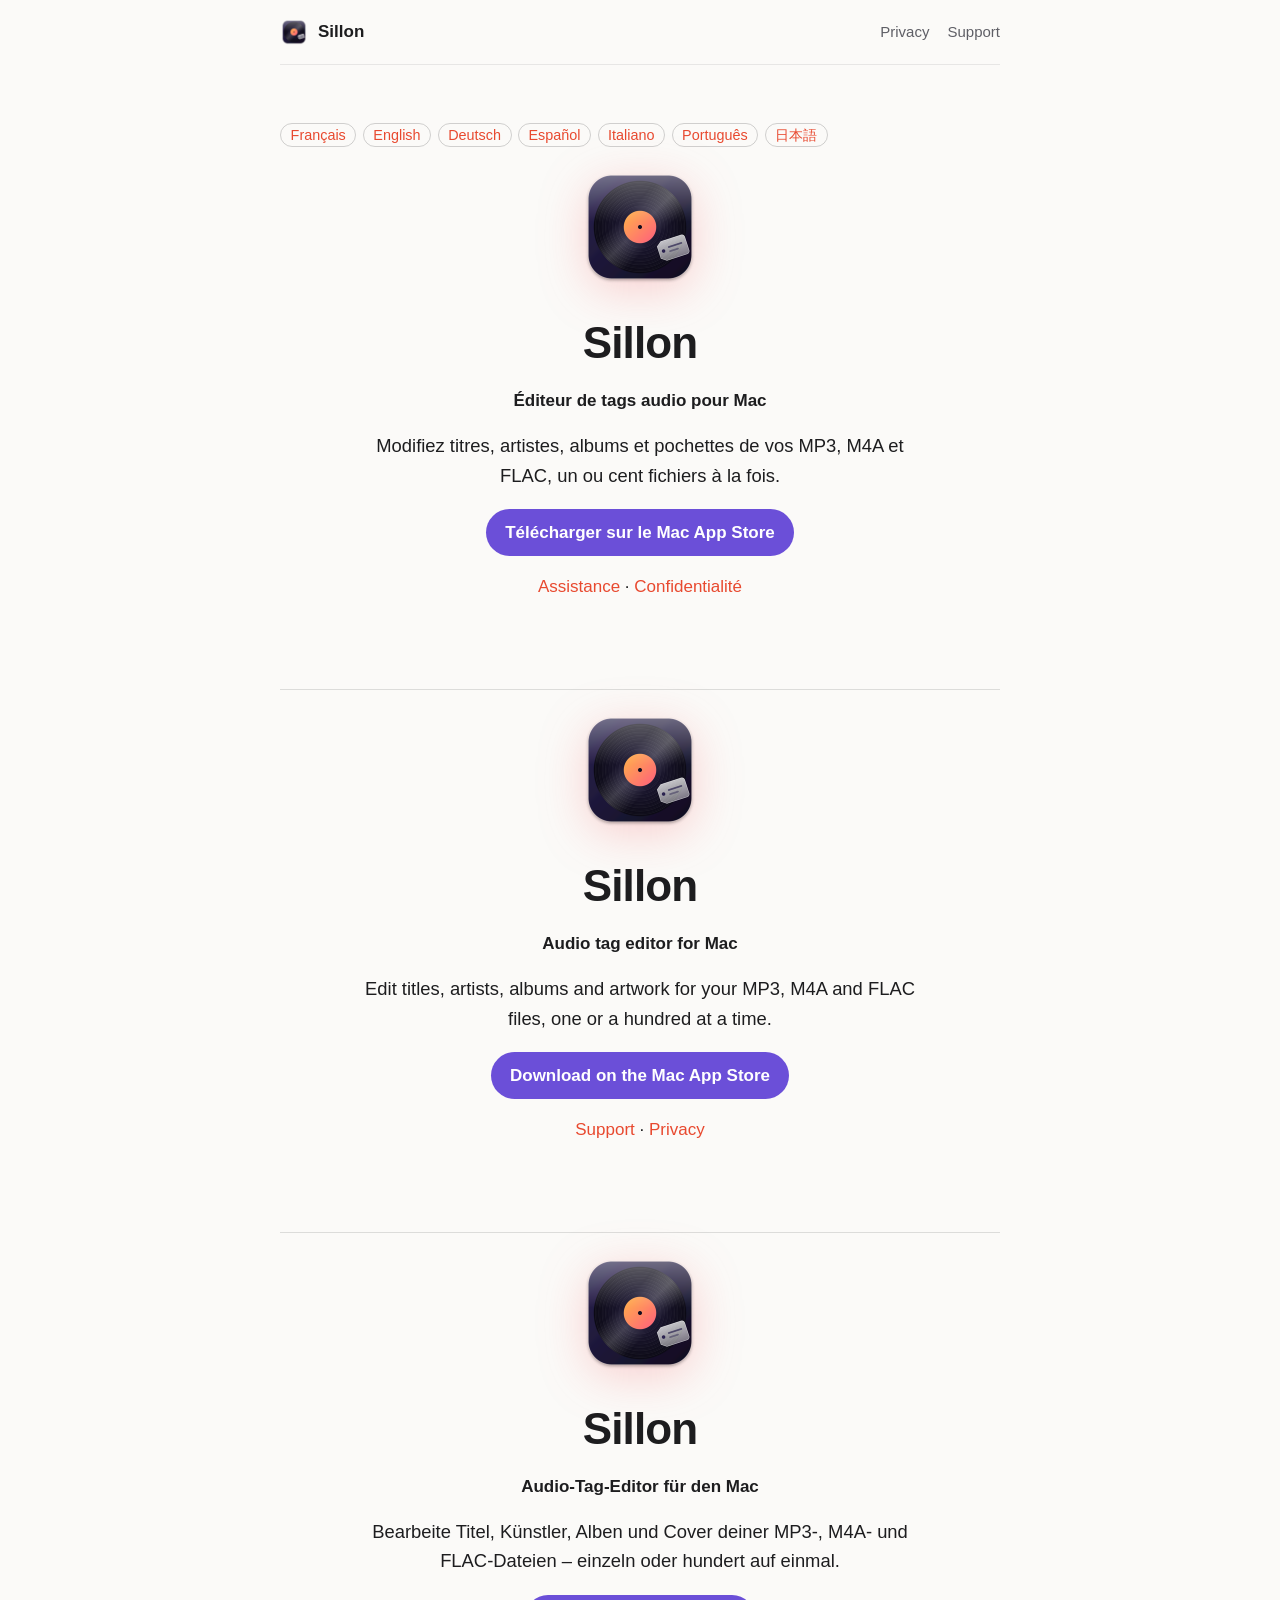
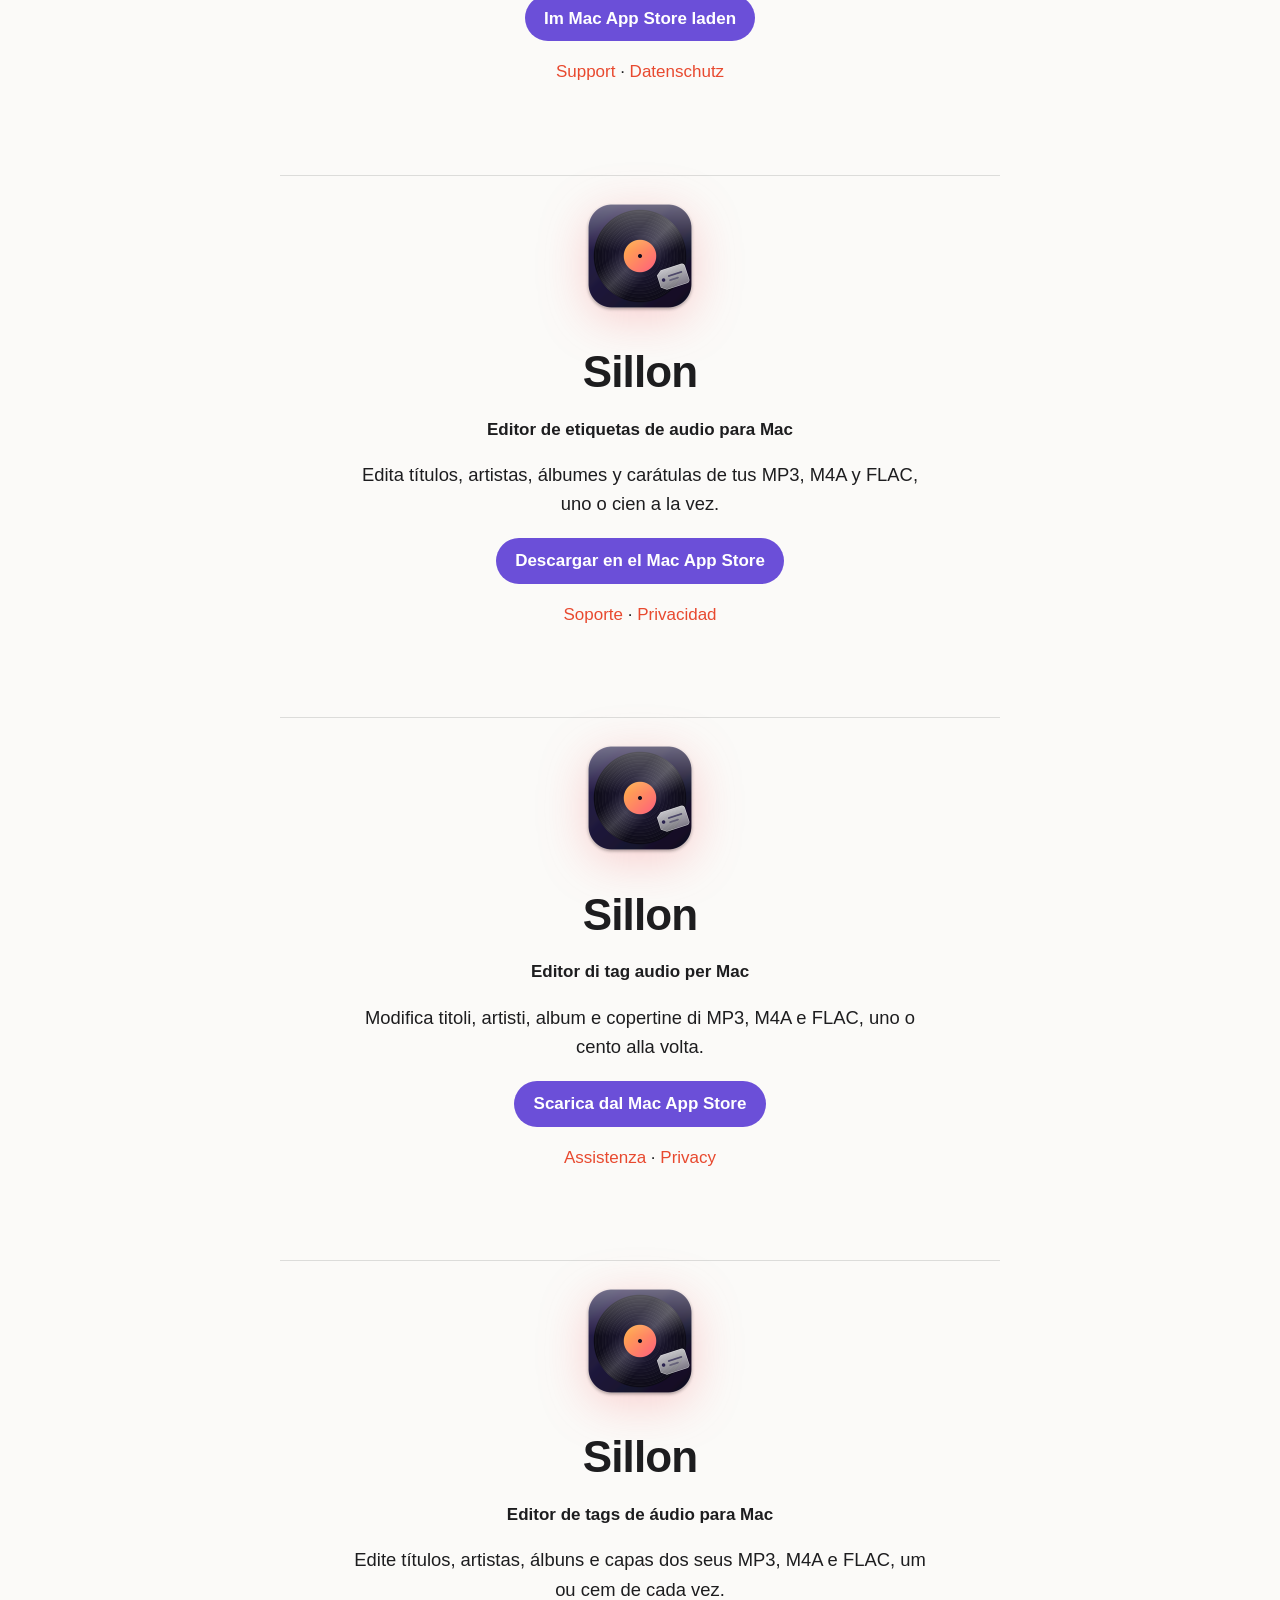
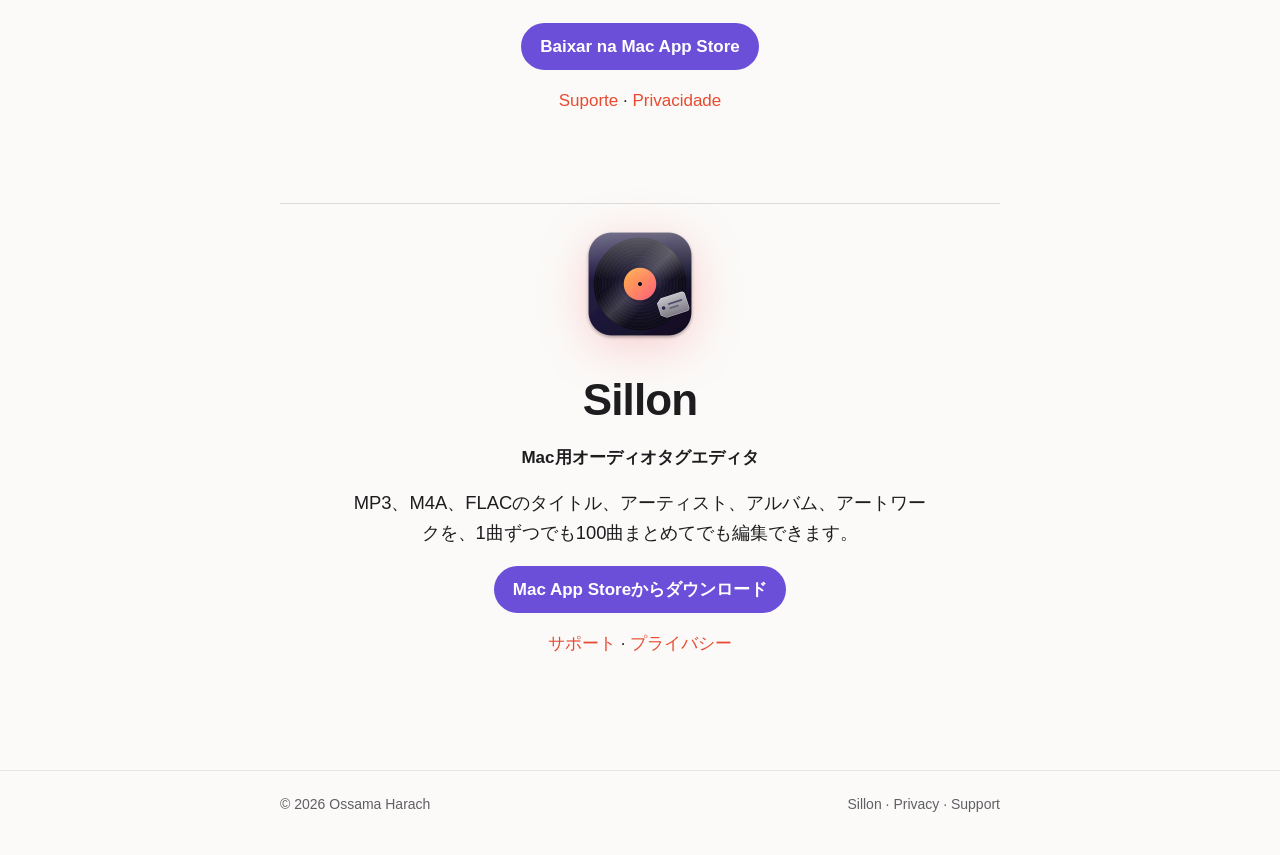
<file: index.html>
<!doctype html>
<html lang="en">
<head>
  <meta charset="utf-8">
  <meta name="viewport" content="width=device-width, initial-scale=1">
  <title>Sillon – Audio tag editor for Mac</title>
  <meta name="description" content="Sillon, an audio tag editor for Mac: MP3, M4A and FLAC.">
  <link rel="icon" href="favicon.png">
  <link rel="stylesheet" href="style.css">
  <style>
.langs{display:flex;flex-wrap:wrap;gap:.4rem;margin:1.2rem 0 0;padding:0;list-style:none;font-size:.9rem}
.langs a{padding:.2rem .6rem;border-radius:999px;border:1px solid rgba(127,127,127,.35);text-decoration:none}
section.lang{scroll-margin-top:1rem;padding-top:1rem}
section.lang + section.lang{border-top:1px solid rgba(127,127,127,.25);margin-top:2.5rem}
.hero{text-align:center;padding:2rem 0}
.hero img{width:128px;height:128px}
.hero .pitch{font-size:1.15rem;max-width:36rem;margin:.5rem auto 1.2rem}
.button{display:inline-block;padding:.6rem 1.2rem;border-radius:999px;background:#6b4fd8;color:#fff!important;text-decoration:none;font-weight:600}
</style>
</head>
<body>
  <div class="wrap">
    <header class="top">
      <a class="brand" href="./"><img src="icon.png" alt="">Sillon</a>
      <nav>
        <a href="privacy.html">Privacy</a> <a href="support.html">Support</a>
      </nav>
    </header>
    <main>
      <ul class="langs"><li><a href="#fr" lang="fr">Français</a></li><li><a href="#en" lang="en">English</a></li><li><a href="#de" lang="de">Deutsch</a></li><li><a href="#es" lang="es">Español</a></li><li><a href="#it" lang="it">Italiano</a></li><li><a href="#pt" lang="pt-BR">Português</a></li><li><a href="#ja" lang="ja">日本語</a></li></ul>
      <section class="lang hero" id="fr" lang="fr">
        <img src="icon.png" alt="">
        <h1>Sillon</h1>
        <p><strong>Éditeur de tags audio pour Mac</strong></p>
        <p class="pitch">Modifiez titres, artistes, albums et pochettes de vos MP3, M4A et FLAC, un ou cent fichiers à la fois.</p>
        <p><a class="button" href="https://apps.apple.com/app/id6838500066">Télécharger sur le Mac App Store</a></p>
        <p><a href="support.html#fr">Assistance</a> · <a href="privacy.html#fr">Confidentialité</a></p>
      </section>
      <section class="lang hero" id="en" lang="en">
        <img src="icon.png" alt="">
        <h1>Sillon</h1>
        <p><strong>Audio tag editor for Mac</strong></p>
        <p class="pitch">Edit titles, artists, albums and artwork for your MP3, M4A and FLAC files, one or a hundred at a time.</p>
        <p><a class="button" href="https://apps.apple.com/app/id6838500066">Download on the Mac App Store</a></p>
        <p><a href="support.html#en">Support</a> · <a href="privacy.html#en">Privacy</a></p>
      </section>
      <section class="lang hero" id="de" lang="de">
        <img src="icon.png" alt="">
        <h1>Sillon</h1>
        <p><strong>Audio-Tag-Editor für den Mac</strong></p>
        <p class="pitch">Bearbeite Titel, Künstler, Alben und Cover deiner MP3-, M4A- und FLAC-Dateien – einzeln oder hundert auf einmal.</p>
        <p><a class="button" href="https://apps.apple.com/app/id6838500066">Im Mac App Store laden</a></p>
        <p><a href="support.html#de">Support</a> · <a href="privacy.html#de">Datenschutz</a></p>
      </section>
      <section class="lang hero" id="es" lang="es">
        <img src="icon.png" alt="">
        <h1>Sillon</h1>
        <p><strong>Editor de etiquetas de audio para Mac</strong></p>
        <p class="pitch">Edita títulos, artistas, álbumes y carátulas de tus MP3, M4A y FLAC, uno o cien a la vez.</p>
        <p><a class="button" href="https://apps.apple.com/app/id6838500066">Descargar en el Mac App Store</a></p>
        <p><a href="support.html#es">Soporte</a> · <a href="privacy.html#es">Privacidad</a></p>
      </section>
      <section class="lang hero" id="it" lang="it">
        <img src="icon.png" alt="">
        <h1>Sillon</h1>
        <p><strong>Editor di tag audio per Mac</strong></p>
        <p class="pitch">Modifica titoli, artisti, album e copertine di MP3, M4A e FLAC, uno o cento alla volta.</p>
        <p><a class="button" href="https://apps.apple.com/app/id6838500066">Scarica dal Mac App Store</a></p>
        <p><a href="support.html#it">Assistenza</a> · <a href="privacy.html#it">Privacy</a></p>
      </section>
      <section class="lang hero" id="pt" lang="pt-BR">
        <img src="icon.png" alt="">
        <h1>Sillon</h1>
        <p><strong>Editor de tags de áudio para Mac</strong></p>
        <p class="pitch">Edite títulos, artistas, álbuns e capas dos seus MP3, M4A e FLAC, um ou cem de cada vez.</p>
        <p><a class="button" href="https://apps.apple.com/app/id6838500066">Baixar na Mac App Store</a></p>
        <p><a href="support.html#pt">Suporte</a> · <a href="privacy.html#pt">Privacidade</a></p>
      </section>
      <section class="lang hero" id="ja" lang="ja">
        <img src="icon.png" alt="">
        <h1>Sillon</h1>
        <p><strong>Mac用オーディオタグエディタ</strong></p>
        <p class="pitch">MP3、M4A、FLACのタイトル、アーティスト、アルバム、アートワークを、1曲ずつでも100曲まとめてでも編集できます。</p>
        <p><a class="button" href="https://apps.apple.com/app/id6838500066">Mac App Storeからダウンロード</a></p>
        <p><a href="support.html#ja">サポート</a> · <a href="privacy.html#ja">プライバシー</a></p>
      </section>

    </main>
  </div>
  <footer>
    <div class="wrap">
      <span>© 2026 Ossama Harach</span>
      <span><a href="./">Sillon</a> · <a href="privacy.html">Privacy</a> · <a href="support.html">Support</a></span>
    </div>
  </footer>
</body>
</html>
</file>
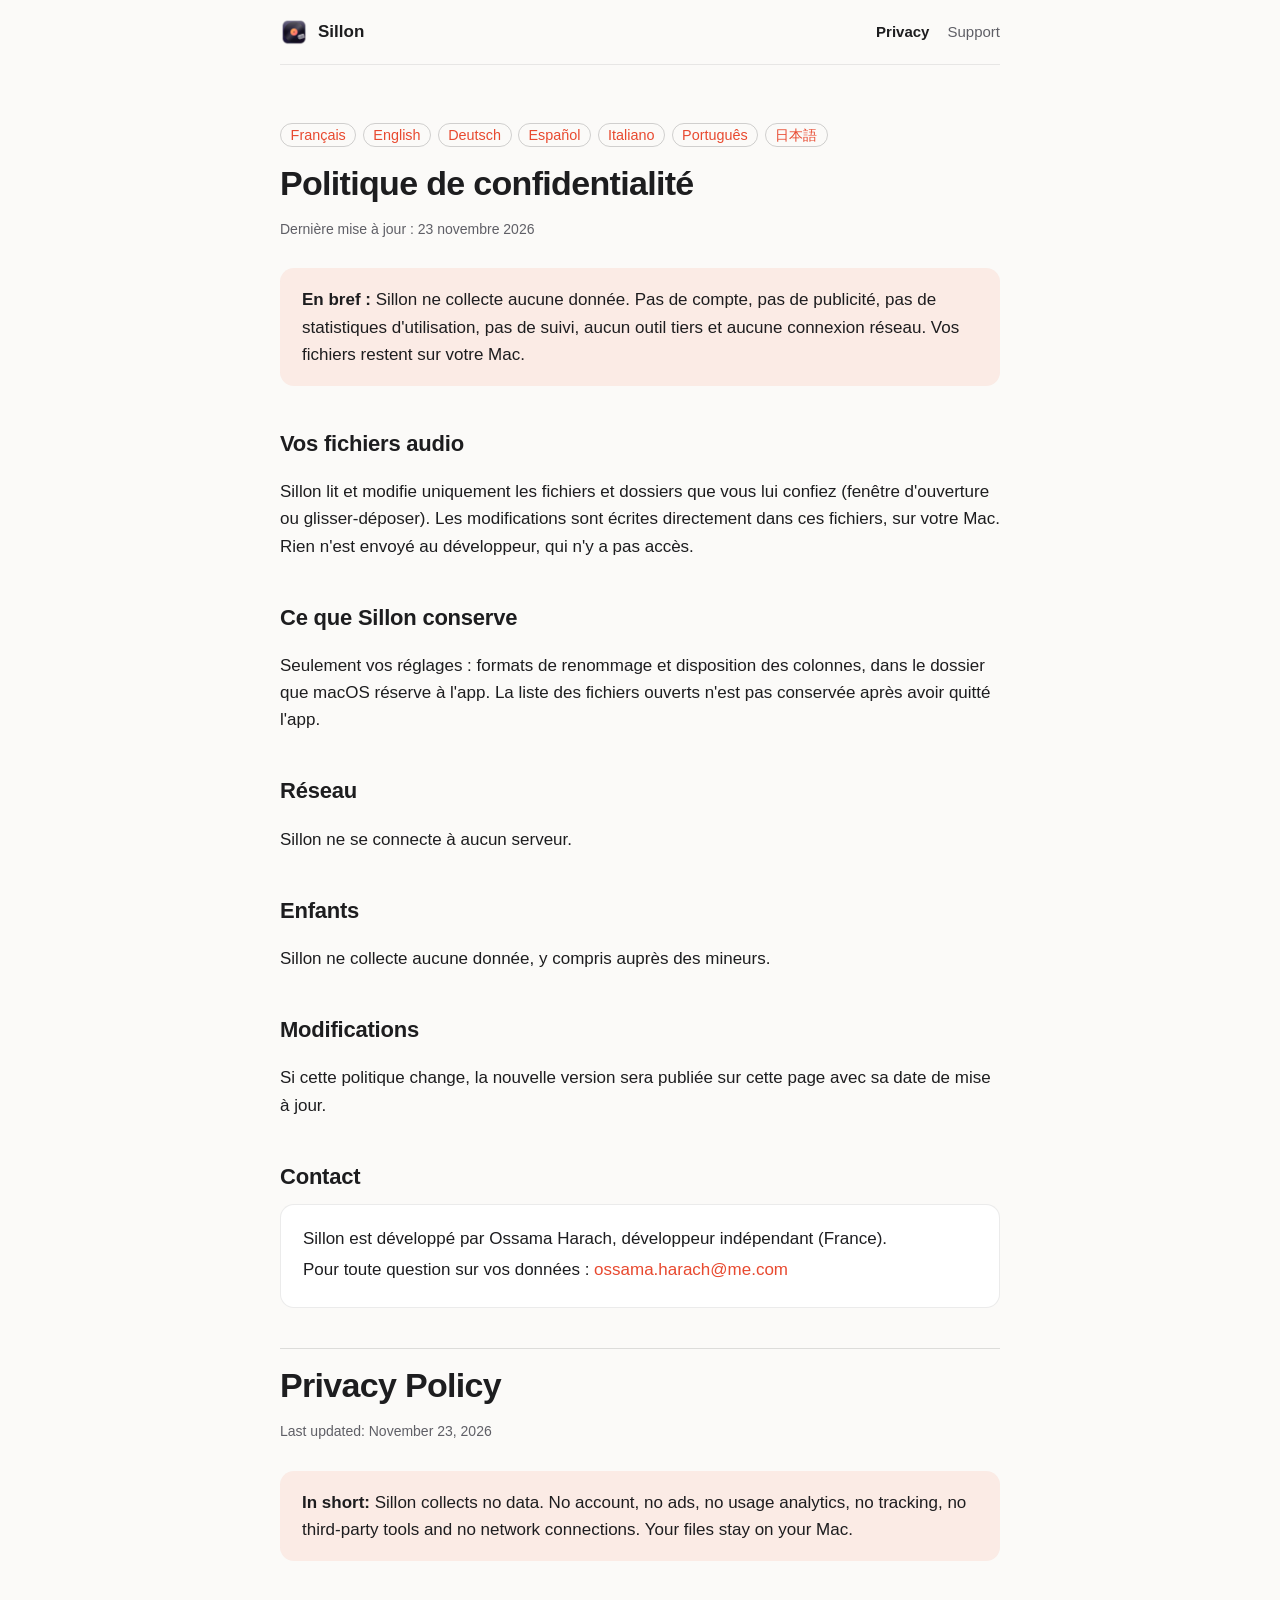
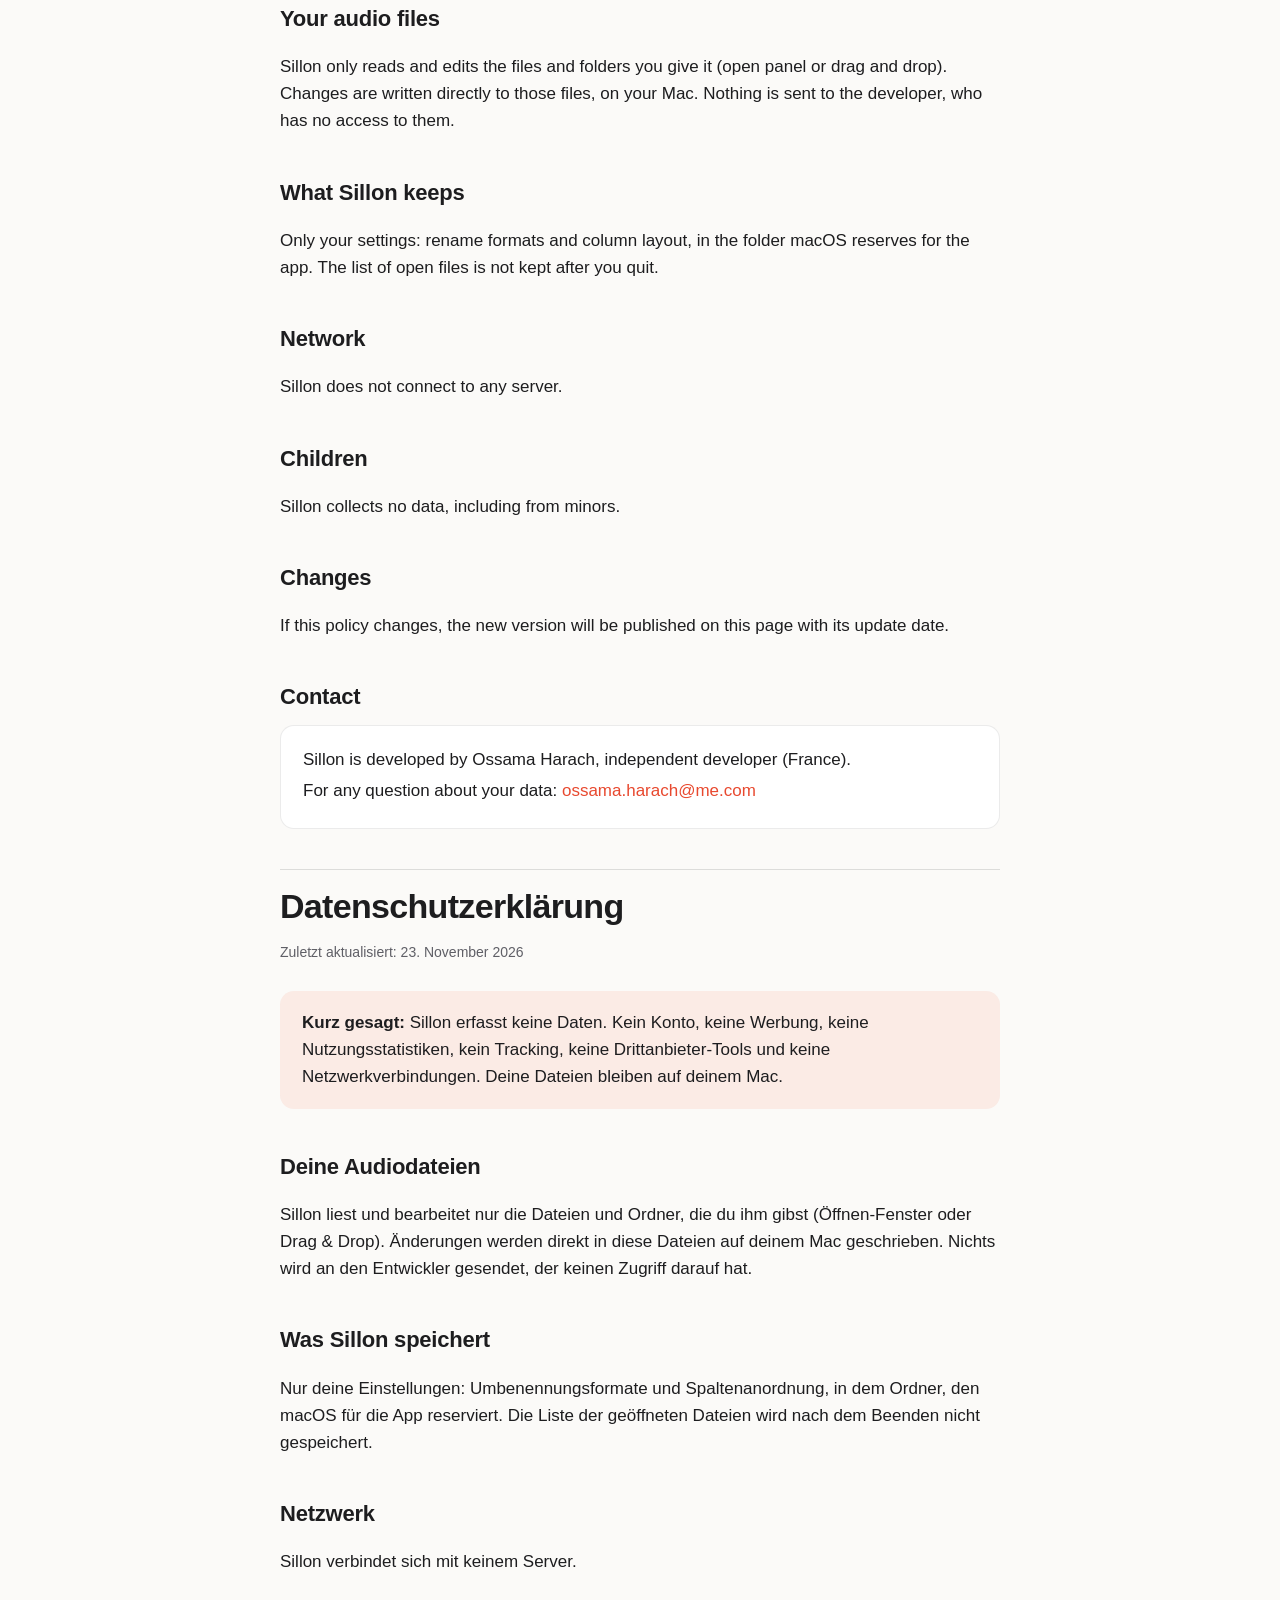
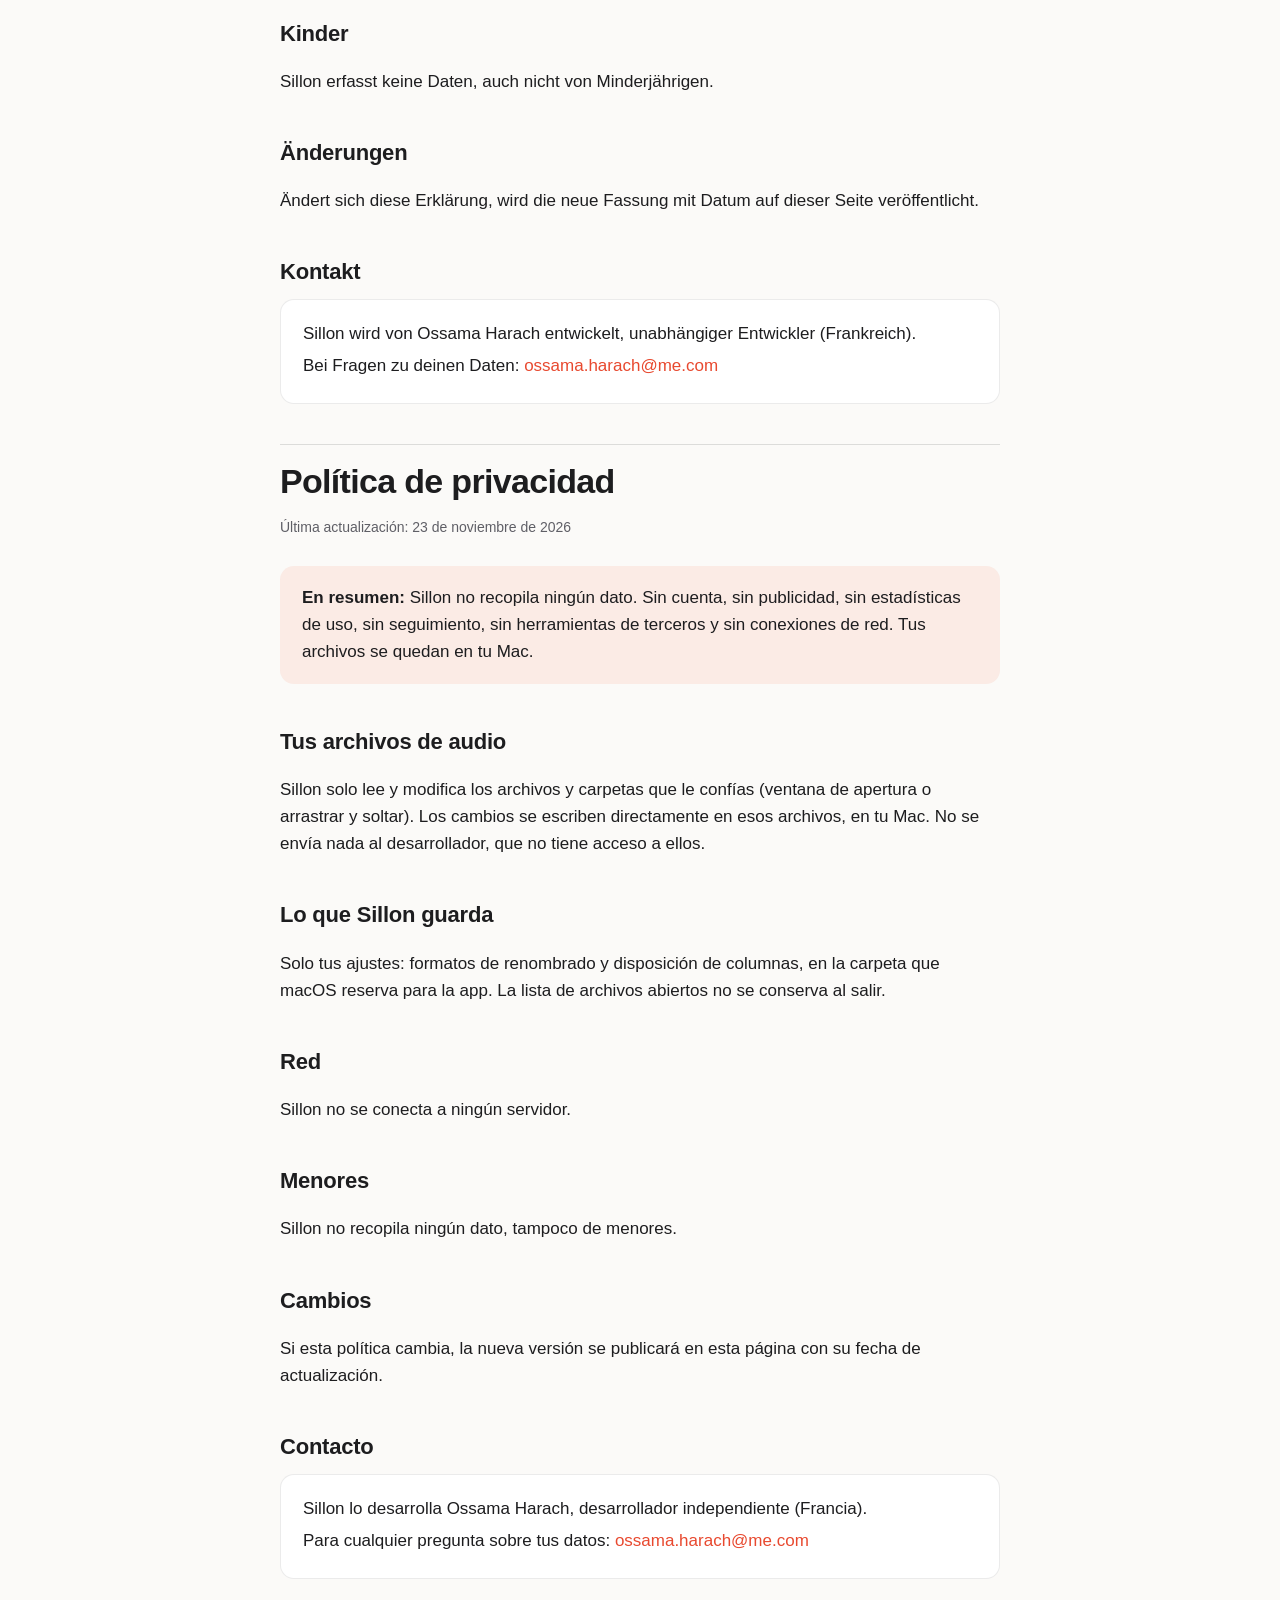
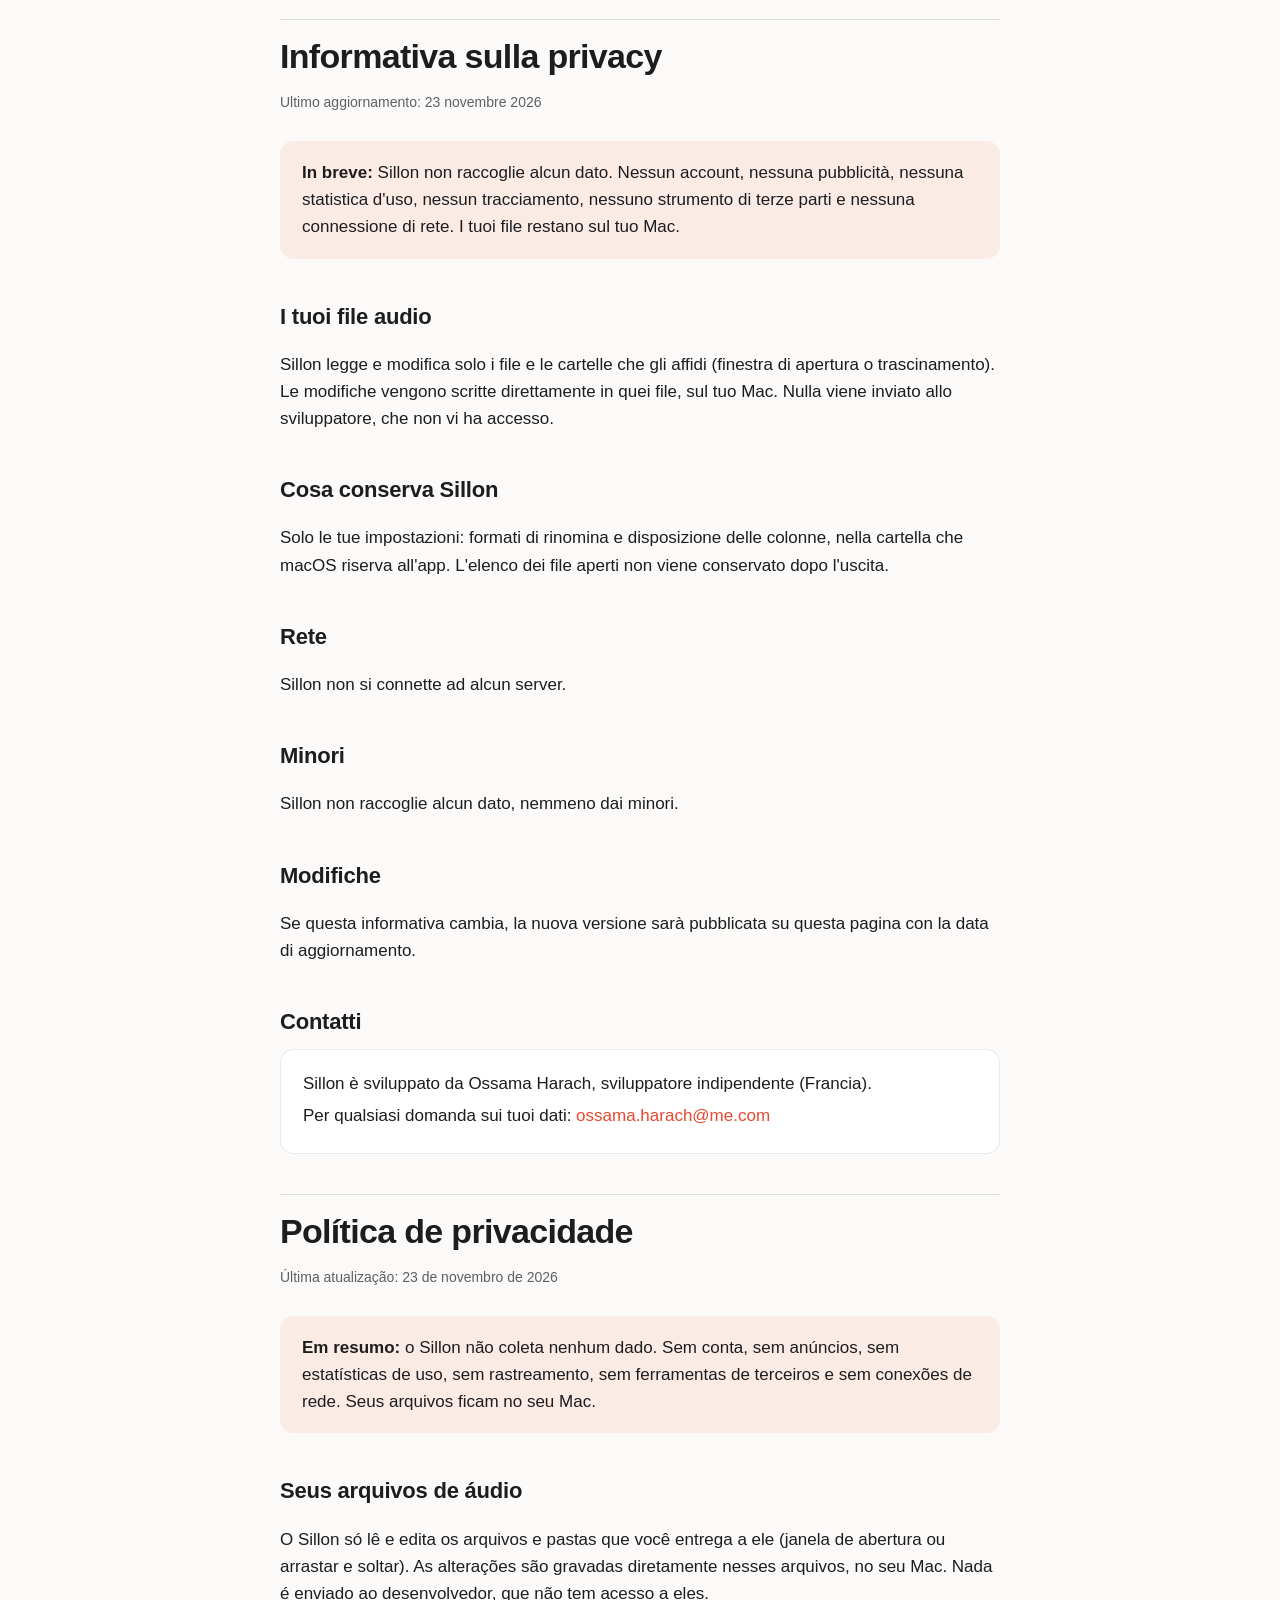
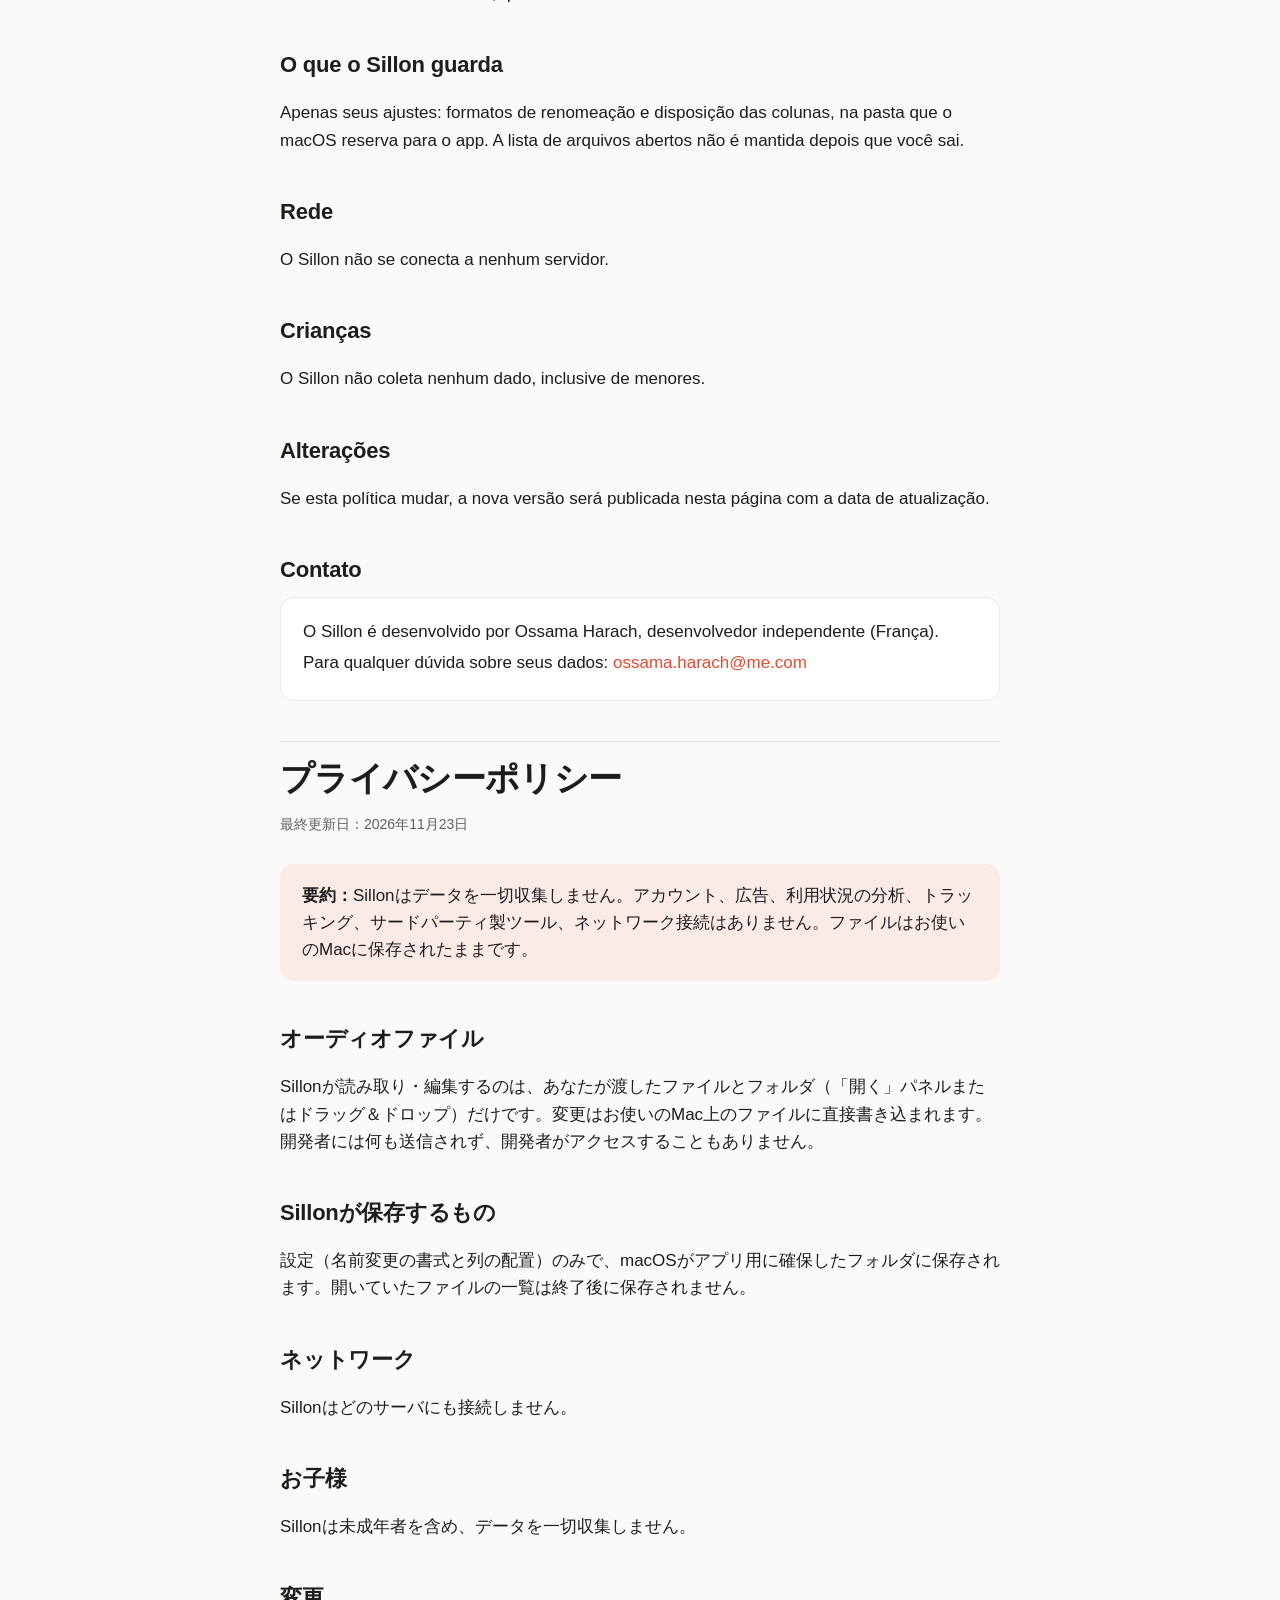
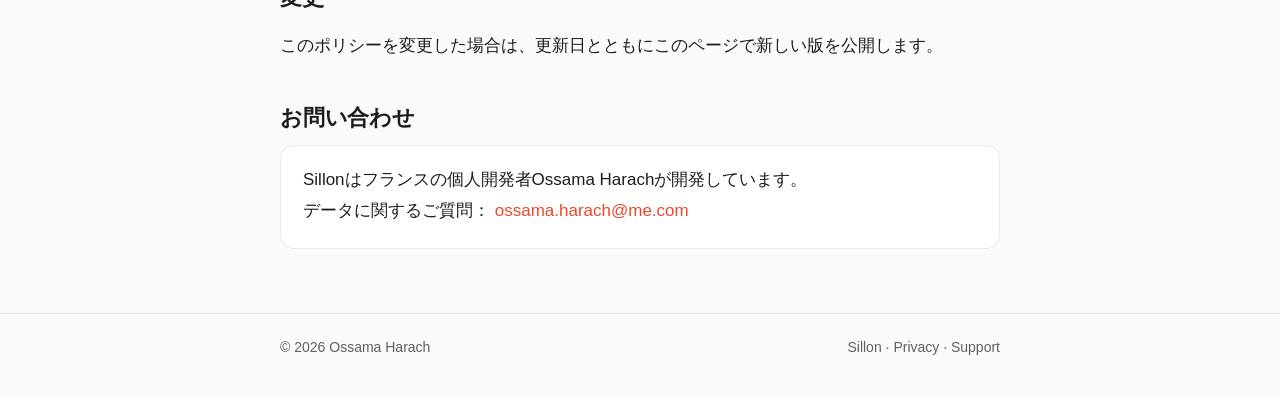
<file: privacy.html>
<!doctype html>
<html lang="en">
<head>
  <meta charset="utf-8">
  <meta name="viewport" content="width=device-width, initial-scale=1">
  <title>Privacy Policy – Sillon</title>
  <meta name="description" content="Privacy policy of Sillon, an audio tag editor for Mac.">
  <link rel="icon" href="favicon.png">
  <link rel="stylesheet" href="style.css">
  <style>
.langs{display:flex;flex-wrap:wrap;gap:.4rem;margin:1.2rem 0 0;padding:0;list-style:none;font-size:.9rem}
.langs a{padding:.2rem .6rem;border-radius:999px;border:1px solid rgba(127,127,127,.35);text-decoration:none}
section.lang{scroll-margin-top:1rem;padding-top:1rem}
section.lang + section.lang{border-top:1px solid rgba(127,127,127,.25);margin-top:2.5rem}
.hero{text-align:center;padding:2rem 0}
.hero img{width:128px;height:128px}
.hero .pitch{font-size:1.15rem;max-width:36rem;margin:.5rem auto 1.2rem}
.button{display:inline-block;padding:.6rem 1.2rem;border-radius:999px;background:#6b4fd8;color:#fff!important;text-decoration:none;font-weight:600}
</style>
</head>
<body>
  <div class="wrap">
    <header class="top">
      <a class="brand" href="./"><img src="icon.png" alt="">Sillon</a>
      <nav>
        <a class="current" href="privacy.html">Privacy</a> <a href="support.html">Support</a>
      </nav>
    </header>
    <main>
      <ul class="langs"><li><a href="#fr" lang="fr">Français</a></li><li><a href="#en" lang="en">English</a></li><li><a href="#de" lang="de">Deutsch</a></li><li><a href="#es" lang="es">Español</a></li><li><a href="#it" lang="it">Italiano</a></li><li><a href="#pt" lang="pt-BR">Português</a></li><li><a href="#ja" lang="ja">日本語</a></li></ul>
      <section class="lang" id="fr" lang="fr">
        <h1>Politique de confidentialité</h1>
        <p class="updated">Dernière mise à jour : 23 novembre 2026</p>
        <div class="summary">
          <p><strong>En bref :</strong> Sillon ne collecte aucune donnée. Pas de compte, pas de publicité, pas de statistiques d'utilisation, pas de suivi, aucun outil tiers et aucune connexion réseau. Vos fichiers restent sur votre Mac.</p>
        </div>
        <h2>Vos fichiers audio</h2>
        <p>Sillon lit et modifie uniquement les fichiers et dossiers que vous lui confiez (fenêtre d&#x27;ouverture ou glisser-déposer). Les modifications sont écrites directement dans ces fichiers, sur votre Mac. Rien n&#x27;est envoyé au développeur, qui n&#x27;y a pas accès.</p>
        <h2>Ce que Sillon conserve</h2>
        <p>Seulement vos réglages : formats de renommage et disposition des colonnes, dans le dossier que macOS réserve à l&#x27;app. La liste des fichiers ouverts n&#x27;est pas conservée après avoir quitté l&#x27;app.</p>
        <h2>Réseau</h2>
        <p>Sillon ne se connecte à aucun serveur.</p>
        <h2>Enfants</h2>
        <p>Sillon ne collecte aucune donnée, y compris auprès des mineurs.</p>
        <h2>Modifications</h2>
        <p>Si cette politique change, la nouvelle version sera publiée sur cette page avec sa date de mise à jour.</p>
        <h2>Contact</h2>
        <div class="contact">
          <p>Sillon est développé par Ossama Harach, développeur indépendant (France).</p>
          <p>Pour toute question sur vos données : <a href="mailto:ossama.harach@me.com">ossama.harach@me.com</a></p>
        </div>
      </section>
      <section class="lang" id="en" lang="en">
        <h1>Privacy Policy</h1>
        <p class="updated">Last updated: November 23, 2026</p>
        <div class="summary">
          <p><strong>In short:</strong> Sillon collects no data. No account, no ads, no usage analytics, no tracking, no third-party tools and no network connections. Your files stay on your Mac.</p>
        </div>
        <h2>Your audio files</h2>
        <p>Sillon only reads and edits the files and folders you give it (open panel or drag and drop). Changes are written directly to those files, on your Mac. Nothing is sent to the developer, who has no access to them.</p>
        <h2>What Sillon keeps</h2>
        <p>Only your settings: rename formats and column layout, in the folder macOS reserves for the app. The list of open files is not kept after you quit.</p>
        <h2>Network</h2>
        <p>Sillon does not connect to any server.</p>
        <h2>Children</h2>
        <p>Sillon collects no data, including from minors.</p>
        <h2>Changes</h2>
        <p>If this policy changes, the new version will be published on this page with its update date.</p>
        <h2>Contact</h2>
        <div class="contact">
          <p>Sillon is developed by Ossama Harach, independent developer (France).</p>
          <p>For any question about your data: <a href="mailto:ossama.harach@me.com">ossama.harach@me.com</a></p>
        </div>
      </section>
      <section class="lang" id="de" lang="de">
        <h1>Datenschutzerklärung</h1>
        <p class="updated">Zuletzt aktualisiert: 23. November 2026</p>
        <div class="summary">
          <p><strong>Kurz gesagt:</strong> Sillon erfasst keine Daten. Kein Konto, keine Werbung, keine Nutzungsstatistiken, kein Tracking, keine Drittanbieter-Tools und keine Netzwerkverbindungen. Deine Dateien bleiben auf deinem Mac.</p>
        </div>
        <h2>Deine Audiodateien</h2>
        <p>Sillon liest und bearbeitet nur die Dateien und Ordner, die du ihm gibst (Öffnen-Fenster oder Drag &amp; Drop). Änderungen werden direkt in diese Dateien auf deinem Mac geschrieben. Nichts wird an den Entwickler gesendet, der keinen Zugriff darauf hat.</p>
        <h2>Was Sillon speichert</h2>
        <p>Nur deine Einstellungen: Umbenennungsformate und Spaltenanordnung, in dem Ordner, den macOS für die App reserviert. Die Liste der geöffneten Dateien wird nach dem Beenden nicht gespeichert.</p>
        <h2>Netzwerk</h2>
        <p>Sillon verbindet sich mit keinem Server.</p>
        <h2>Kinder</h2>
        <p>Sillon erfasst keine Daten, auch nicht von Minderjährigen.</p>
        <h2>Änderungen</h2>
        <p>Ändert sich diese Erklärung, wird die neue Fassung mit Datum auf dieser Seite veröffentlicht.</p>
        <h2>Kontakt</h2>
        <div class="contact">
          <p>Sillon wird von Ossama Harach entwickelt, unabhängiger Entwickler (Frankreich).</p>
          <p>Bei Fragen zu deinen Daten: <a href="mailto:ossama.harach@me.com">ossama.harach@me.com</a></p>
        </div>
      </section>
      <section class="lang" id="es" lang="es">
        <h1>Política de privacidad</h1>
        <p class="updated">Última actualización: 23 de noviembre de 2026</p>
        <div class="summary">
          <p><strong>En resumen:</strong> Sillon no recopila ningún dato. Sin cuenta, sin publicidad, sin estadísticas de uso, sin seguimiento, sin herramientas de terceros y sin conexiones de red. Tus archivos se quedan en tu Mac.</p>
        </div>
        <h2>Tus archivos de audio</h2>
        <p>Sillon solo lee y modifica los archivos y carpetas que le confías (ventana de apertura o arrastrar y soltar). Los cambios se escriben directamente en esos archivos, en tu Mac. No se envía nada al desarrollador, que no tiene acceso a ellos.</p>
        <h2>Lo que Sillon guarda</h2>
        <p>Solo tus ajustes: formatos de renombrado y disposición de columnas, en la carpeta que macOS reserva para la app. La lista de archivos abiertos no se conserva al salir.</p>
        <h2>Red</h2>
        <p>Sillon no se conecta a ningún servidor.</p>
        <h2>Menores</h2>
        <p>Sillon no recopila ningún dato, tampoco de menores.</p>
        <h2>Cambios</h2>
        <p>Si esta política cambia, la nueva versión se publicará en esta página con su fecha de actualización.</p>
        <h2>Contacto</h2>
        <div class="contact">
          <p>Sillon lo desarrolla Ossama Harach, desarrollador independiente (Francia).</p>
          <p>Para cualquier pregunta sobre tus datos: <a href="mailto:ossama.harach@me.com">ossama.harach@me.com</a></p>
        </div>
      </section>
      <section class="lang" id="it" lang="it">
        <h1>Informativa sulla privacy</h1>
        <p class="updated">Ultimo aggiornamento: 23 novembre 2026</p>
        <div class="summary">
          <p><strong>In breve:</strong> Sillon non raccoglie alcun dato. Nessun account, nessuna pubblicità, nessuna statistica d'uso, nessun tracciamento, nessuno strumento di terze parti e nessuna connessione di rete. I tuoi file restano sul tuo Mac.</p>
        </div>
        <h2>I tuoi file audio</h2>
        <p>Sillon legge e modifica solo i file e le cartelle che gli affidi (finestra di apertura o trascinamento). Le modifiche vengono scritte direttamente in quei file, sul tuo Mac. Nulla viene inviato allo sviluppatore, che non vi ha accesso.</p>
        <h2>Cosa conserva Sillon</h2>
        <p>Solo le tue impostazioni: formati di rinomina e disposizione delle colonne, nella cartella che macOS riserva all&#x27;app. L&#x27;elenco dei file aperti non viene conservato dopo l&#x27;uscita.</p>
        <h2>Rete</h2>
        <p>Sillon non si connette ad alcun server.</p>
        <h2>Minori</h2>
        <p>Sillon non raccoglie alcun dato, nemmeno dai minori.</p>
        <h2>Modifiche</h2>
        <p>Se questa informativa cambia, la nuova versione sarà pubblicata su questa pagina con la data di aggiornamento.</p>
        <h2>Contatti</h2>
        <div class="contact">
          <p>Sillon è sviluppato da Ossama Harach, sviluppatore indipendente (Francia).</p>
          <p>Per qualsiasi domanda sui tuoi dati: <a href="mailto:ossama.harach@me.com">ossama.harach@me.com</a></p>
        </div>
      </section>
      <section class="lang" id="pt" lang="pt-BR">
        <h1>Política de privacidade</h1>
        <p class="updated">Última atualização: 23 de novembro de 2026</p>
        <div class="summary">
          <p><strong>Em resumo:</strong> o Sillon não coleta nenhum dado. Sem conta, sem anúncios, sem estatísticas de uso, sem rastreamento, sem ferramentas de terceiros e sem conexões de rede. Seus arquivos ficam no seu Mac.</p>
        </div>
        <h2>Seus arquivos de áudio</h2>
        <p>O Sillon só lê e edita os arquivos e pastas que você entrega a ele (janela de abertura ou arrastar e soltar). As alterações são gravadas diretamente nesses arquivos, no seu Mac. Nada é enviado ao desenvolvedor, que não tem acesso a eles.</p>
        <h2>O que o Sillon guarda</h2>
        <p>Apenas seus ajustes: formatos de renomeação e disposição das colunas, na pasta que o macOS reserva para o app. A lista de arquivos abertos não é mantida depois que você sai.</p>
        <h2>Rede</h2>
        <p>O Sillon não se conecta a nenhum servidor.</p>
        <h2>Crianças</h2>
        <p>O Sillon não coleta nenhum dado, inclusive de menores.</p>
        <h2>Alterações</h2>
        <p>Se esta política mudar, a nova versão será publicada nesta página com a data de atualização.</p>
        <h2>Contato</h2>
        <div class="contact">
          <p>O Sillon é desenvolvido por Ossama Harach, desenvolvedor independente (França).</p>
          <p>Para qualquer dúvida sobre seus dados: <a href="mailto:ossama.harach@me.com">ossama.harach@me.com</a></p>
        </div>
      </section>
      <section class="lang" id="ja" lang="ja">
        <h1>プライバシーポリシー</h1>
        <p class="updated">最終更新日：2026年11月23日</p>
        <div class="summary">
          <p><strong>要約：</strong>Sillonはデータを一切収集しません。アカウント、広告、利用状況の分析、トラッキング、サードパーティ製ツール、ネットワーク接続はありません。ファイルはお使いのMacに保存されたままです。</p>
        </div>
        <h2>オーディオファイル</h2>
        <p>Sillonが読み取り・編集するのは、あなたが渡したファイルとフォルダ（「開く」パネルまたはドラッグ＆ドロップ）だけです。変更はお使いのMac上のファイルに直接書き込まれます。開発者には何も送信されず、開発者がアクセスすることもありません。</p>
        <h2>Sillonが保存するもの</h2>
        <p>設定（名前変更の書式と列の配置）のみで、macOSがアプリ用に確保したフォルダに保存されます。開いていたファイルの一覧は終了後に保存されません。</p>
        <h2>ネットワーク</h2>
        <p>Sillonはどのサーバにも接続しません。</p>
        <h2>お子様</h2>
        <p>Sillonは未成年者を含め、データを一切収集しません。</p>
        <h2>変更</h2>
        <p>このポリシーを変更した場合は、更新日とともにこのページで新しい版を公開します。</p>
        <h2>お問い合わせ</h2>
        <div class="contact">
          <p>Sillonはフランスの個人開発者Ossama Harachが開発しています。</p>
          <p>データに関するご質問： <a href="mailto:ossama.harach@me.com">ossama.harach@me.com</a></p>
        </div>
      </section>

    </main>
  </div>
  <footer>
    <div class="wrap">
      <span>© 2026 Ossama Harach</span>
      <span><a href="./">Sillon</a> · <a href="privacy.html">Privacy</a> · <a href="support.html">Support</a></span>
    </div>
  </footer>
</body>
</html>
</file>
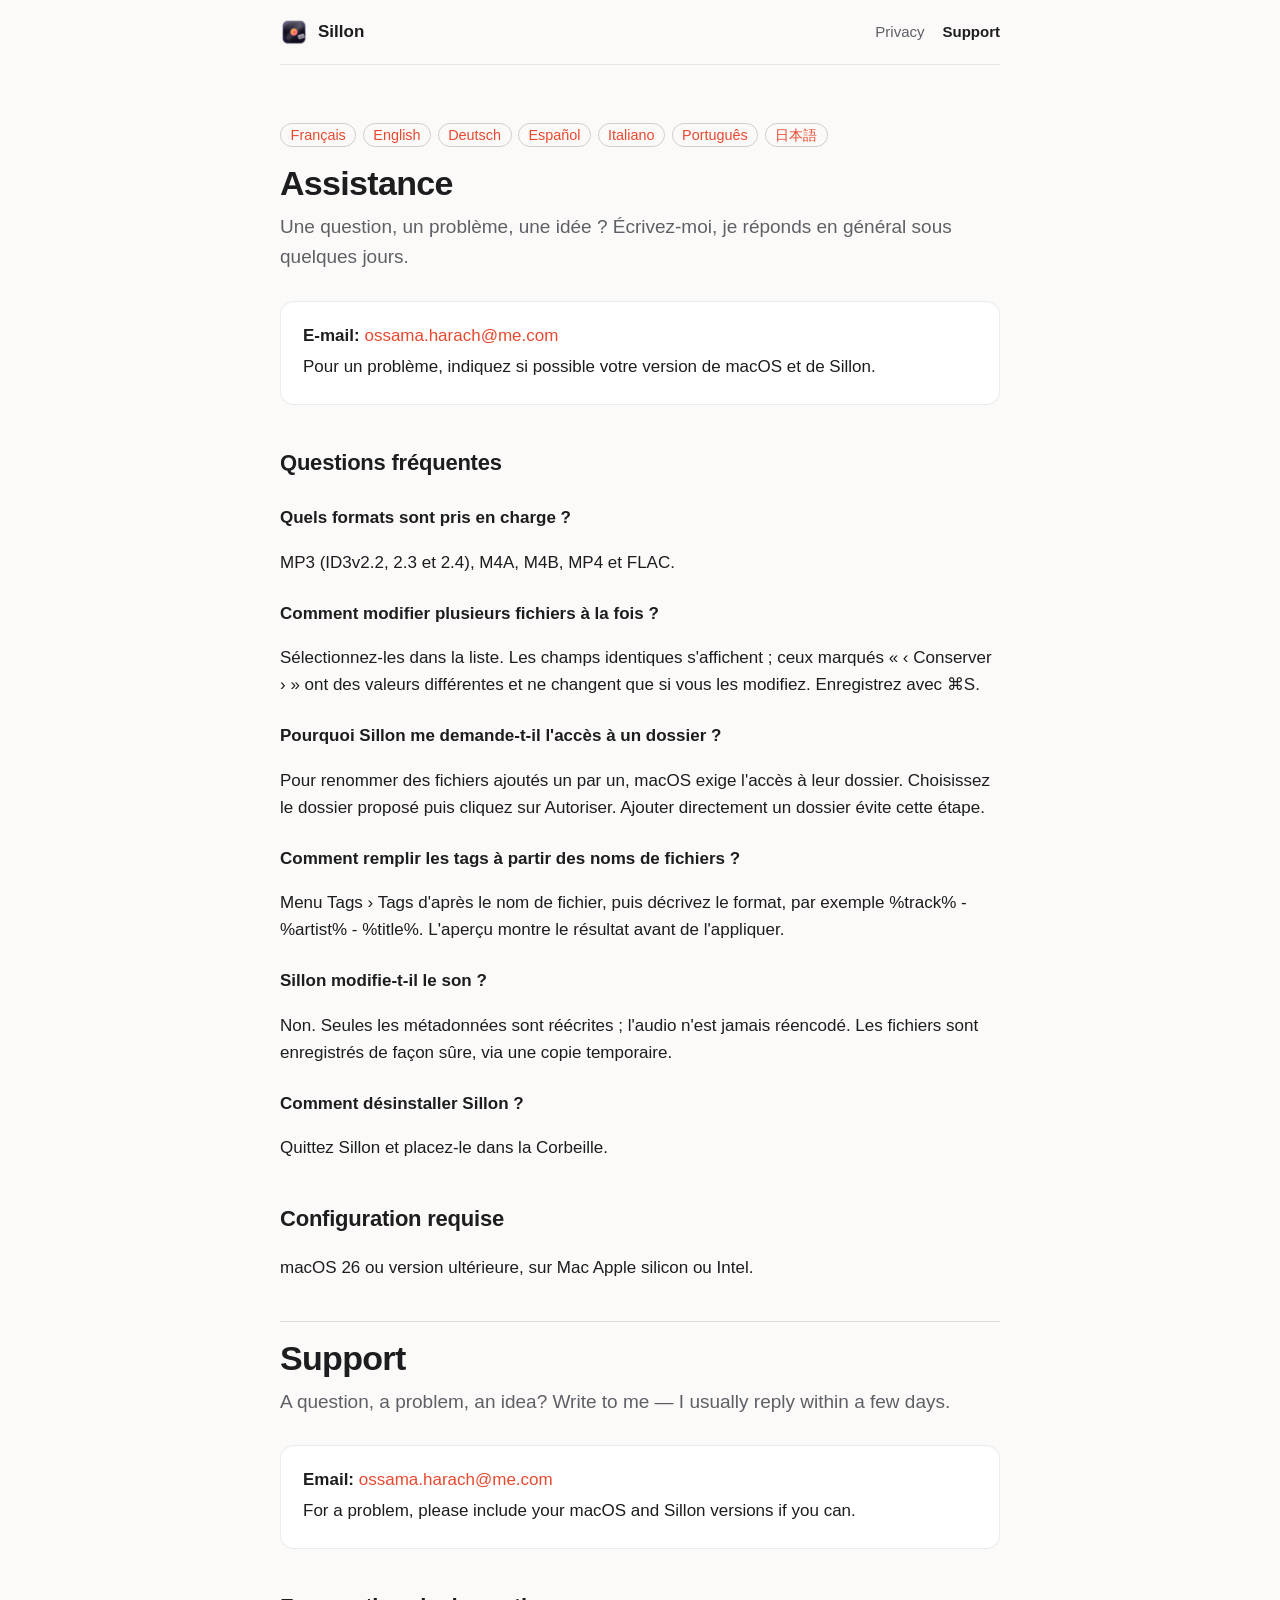
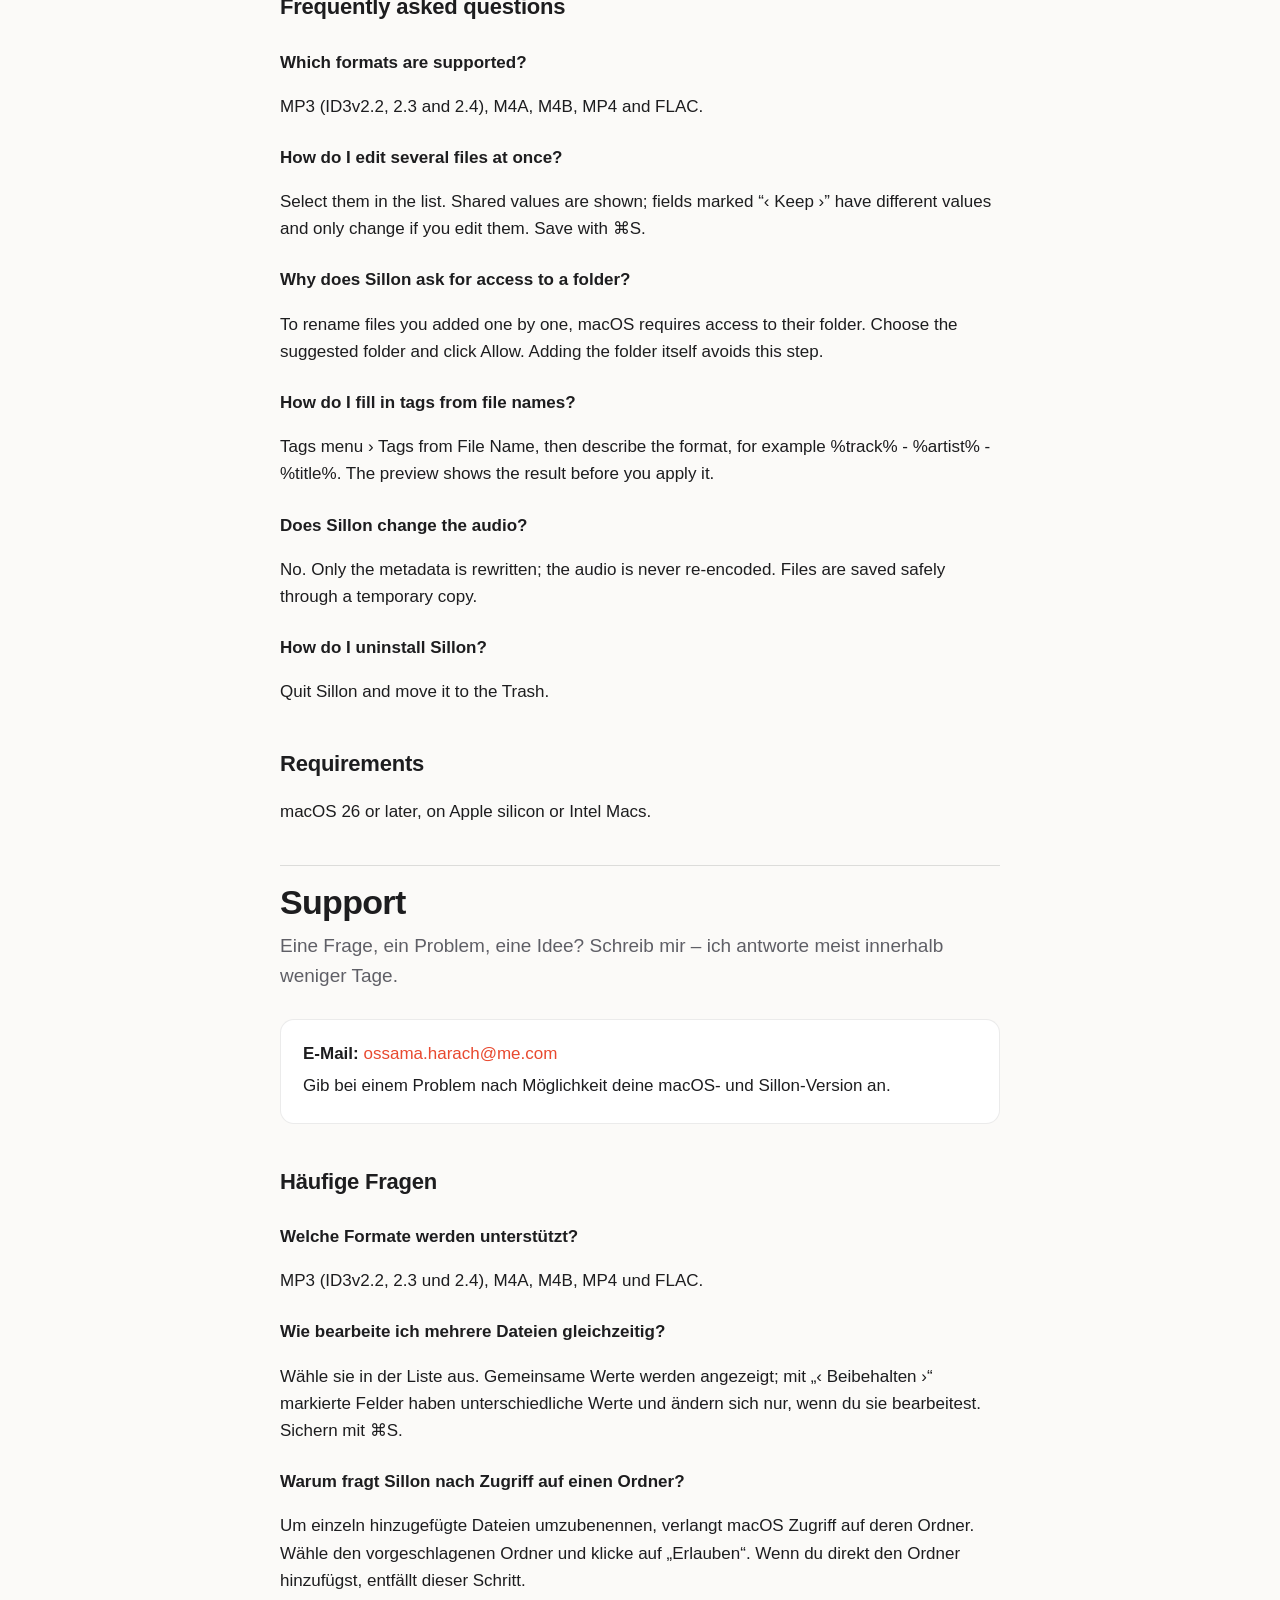
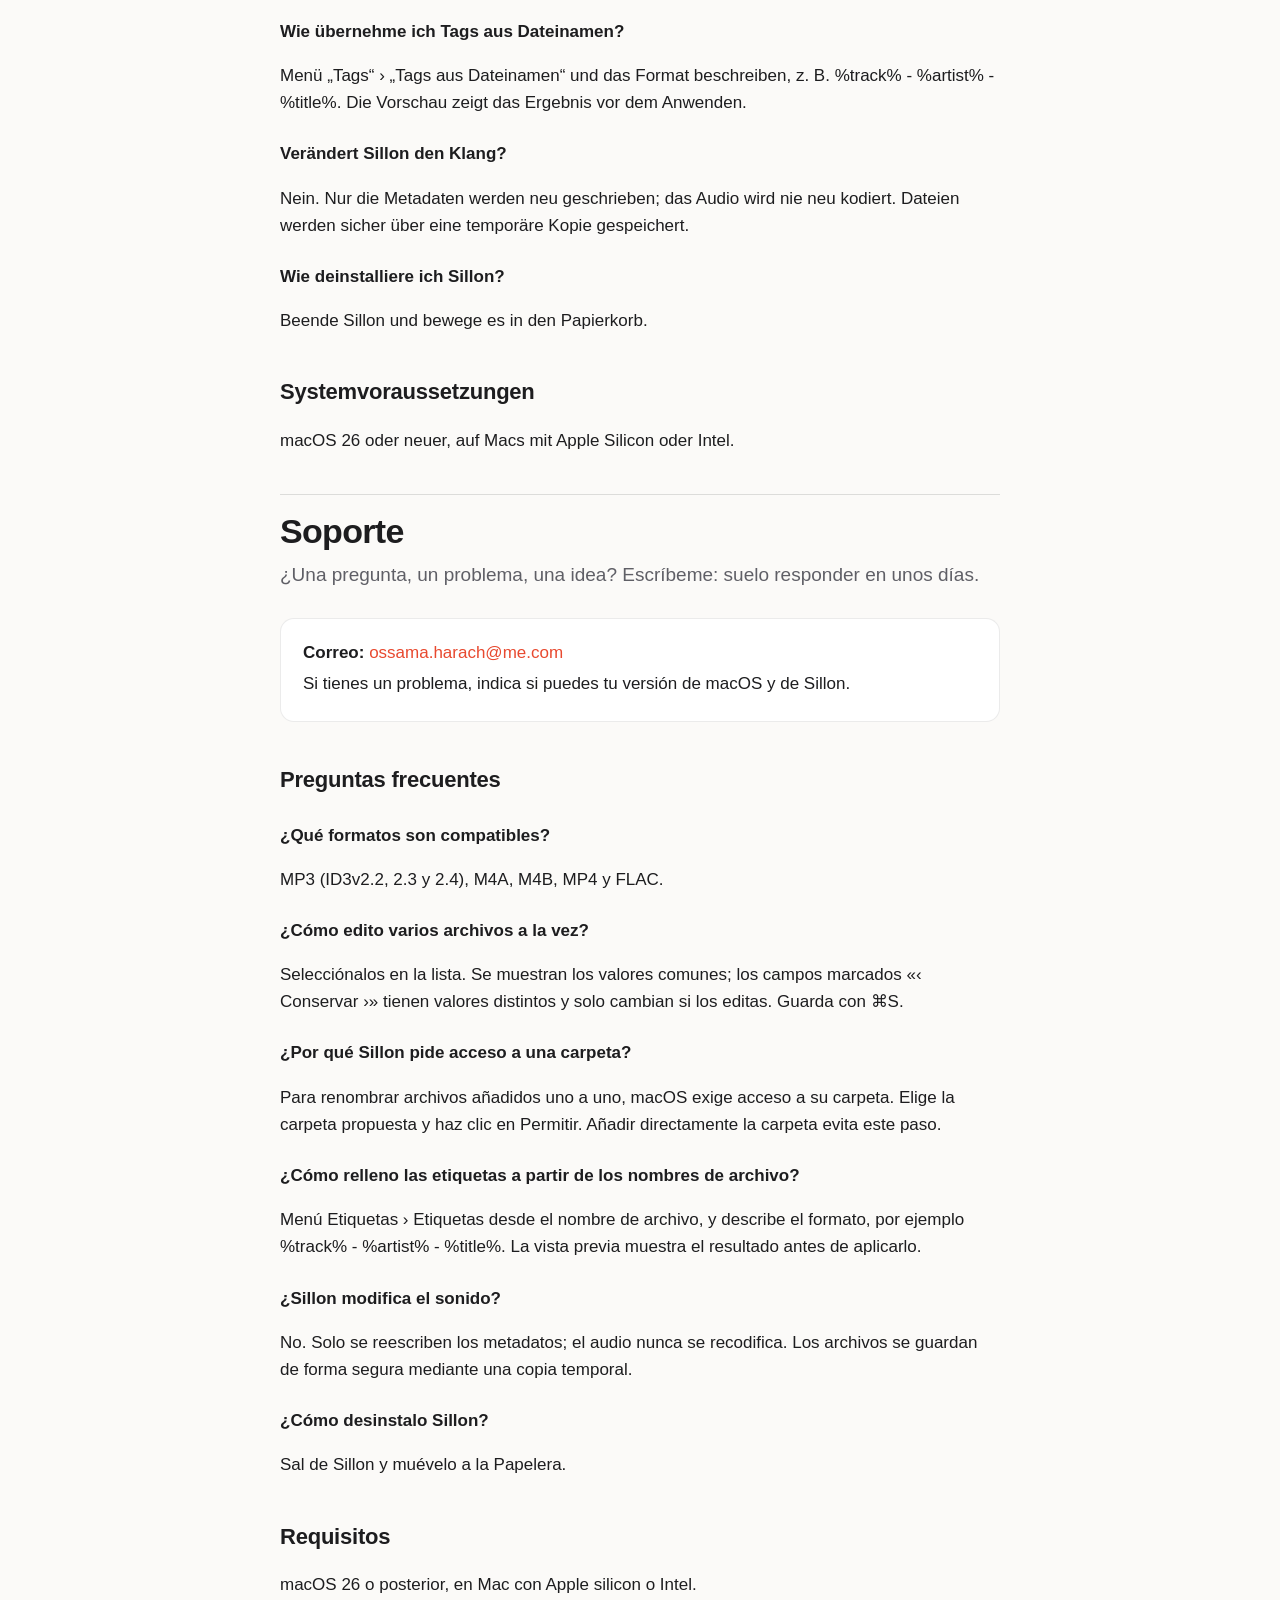
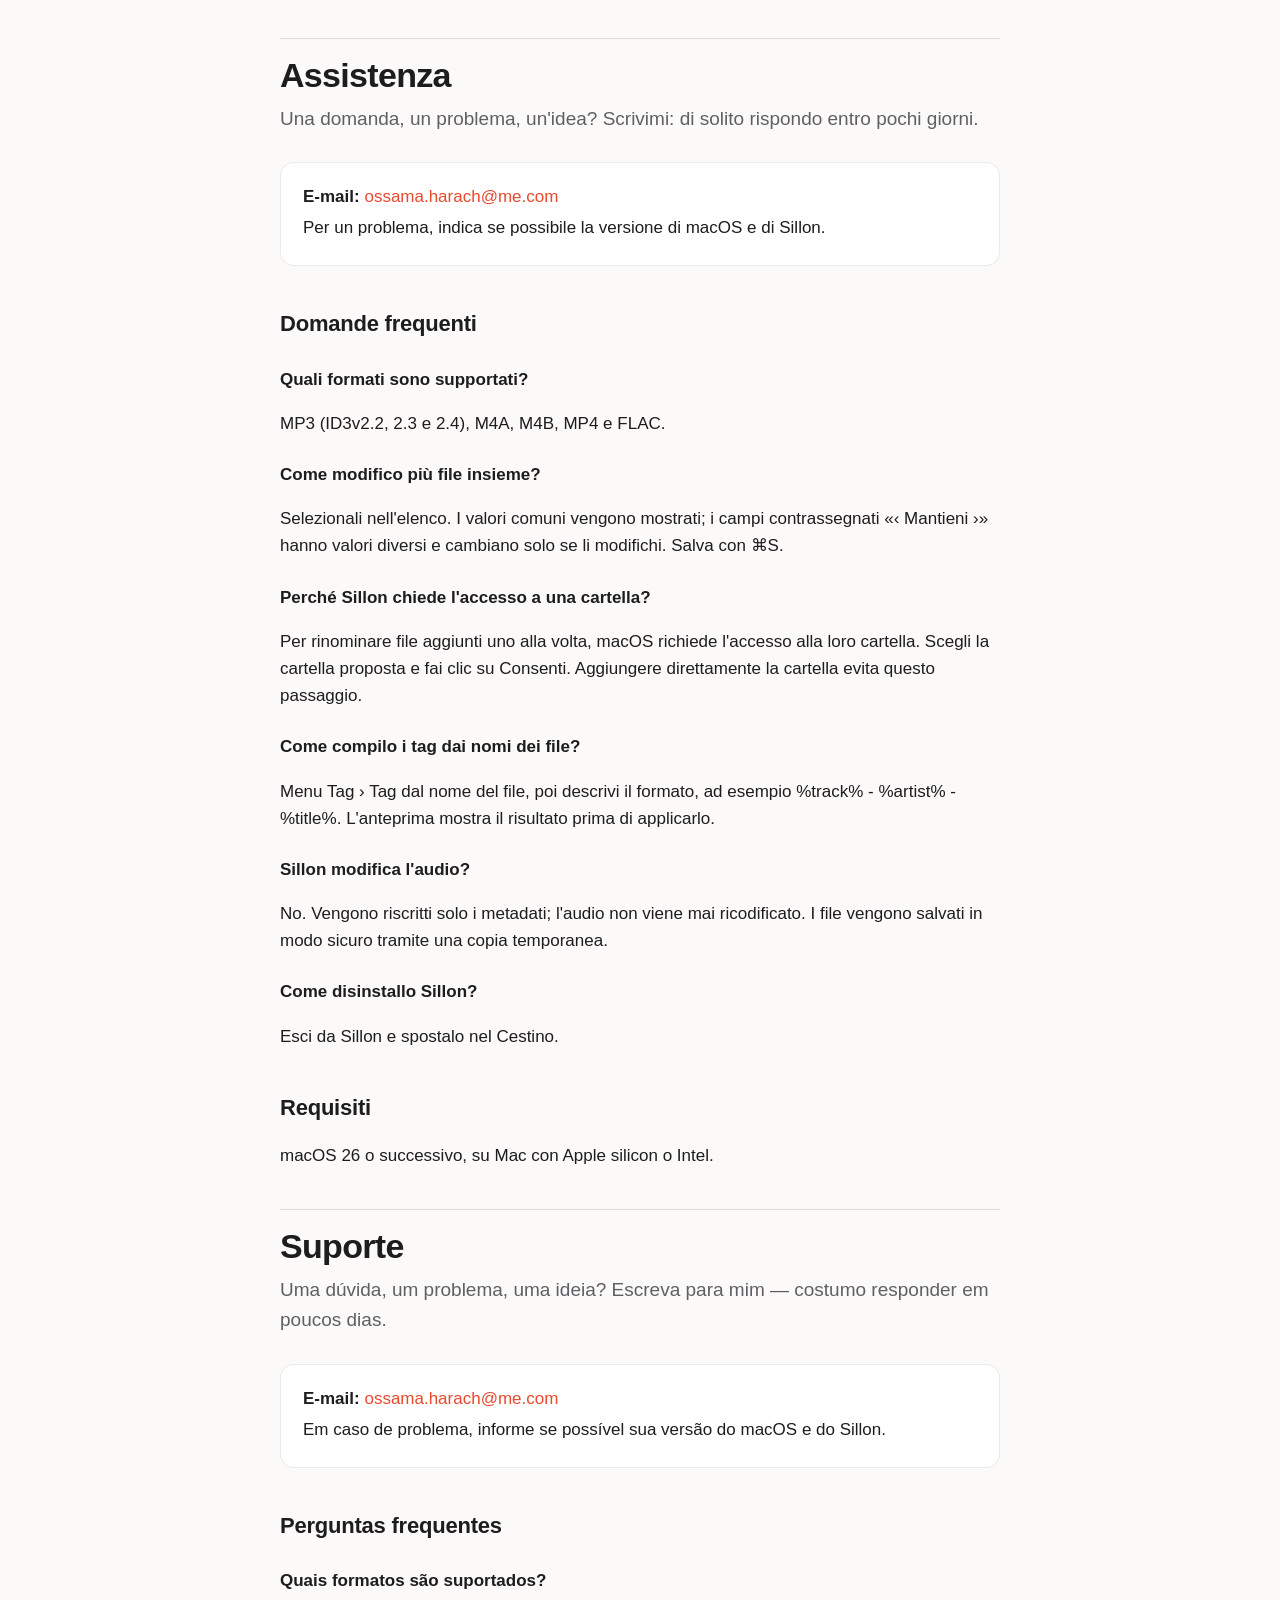
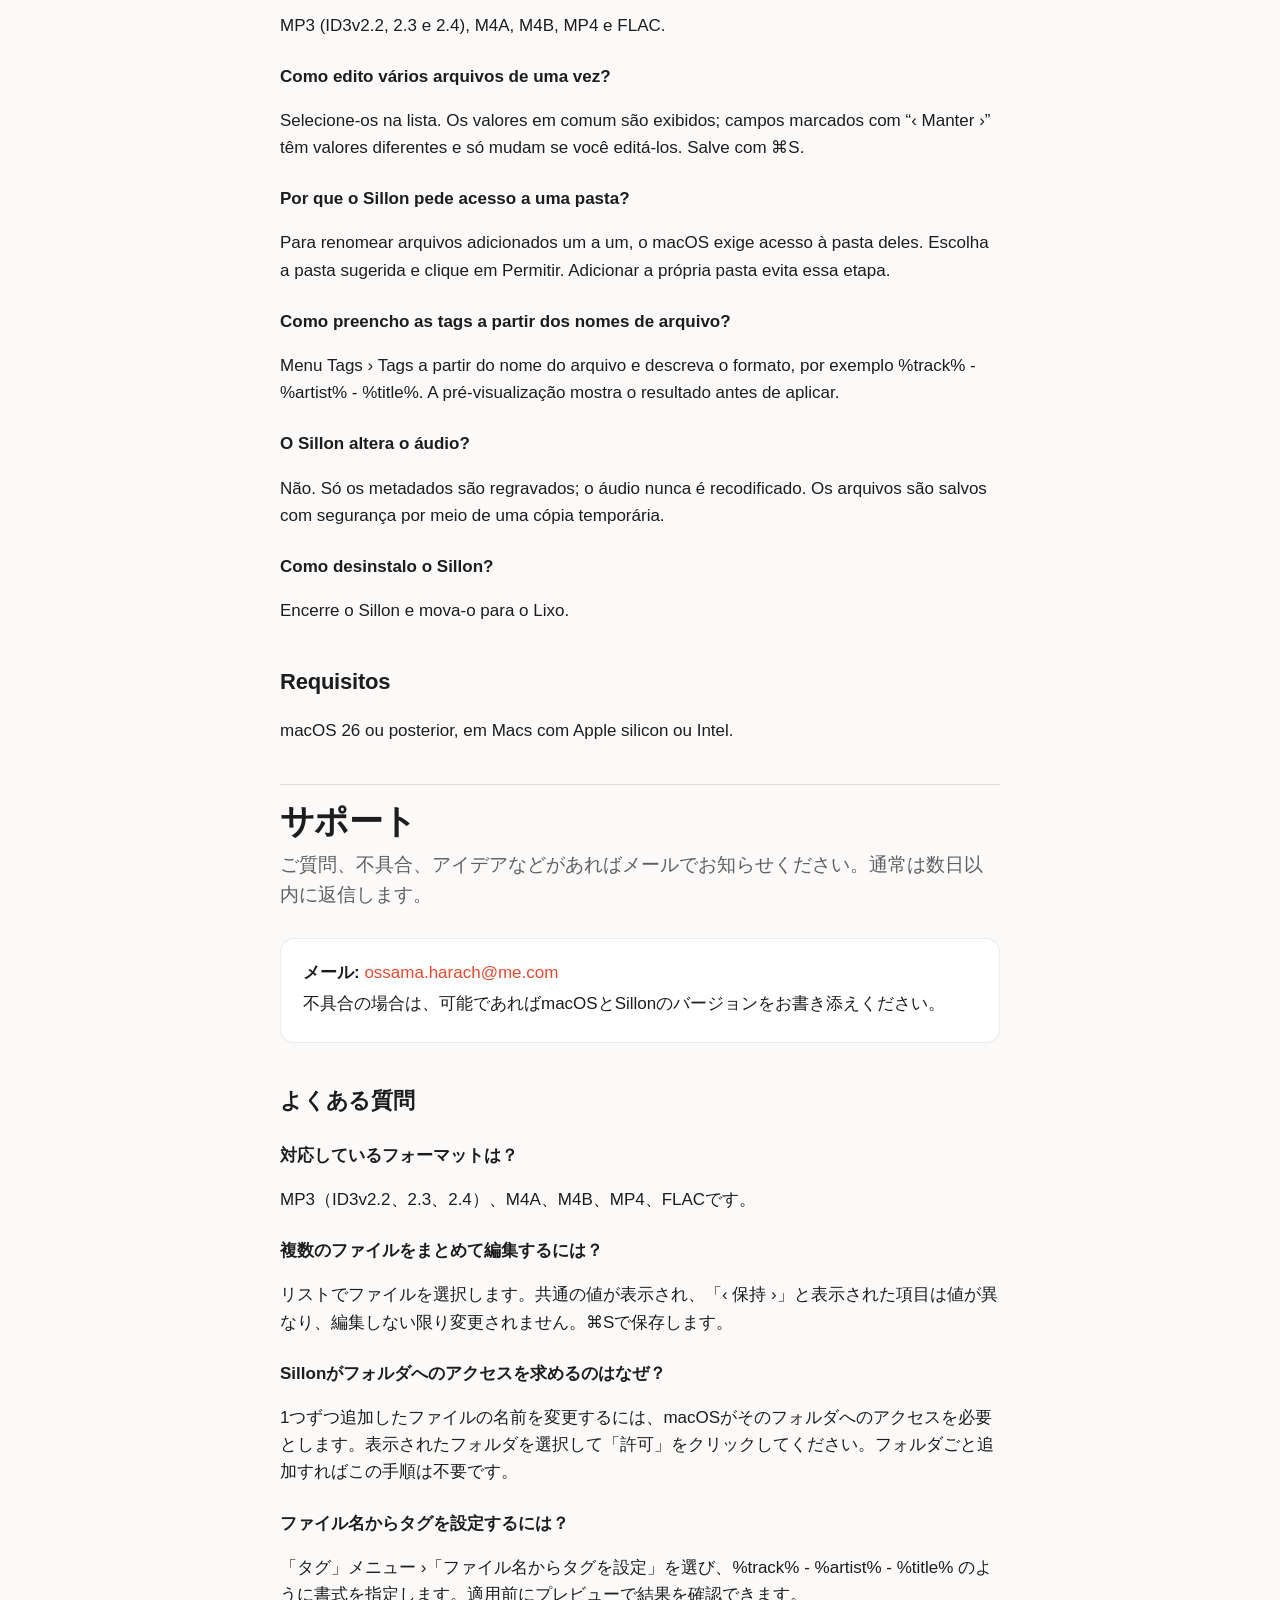
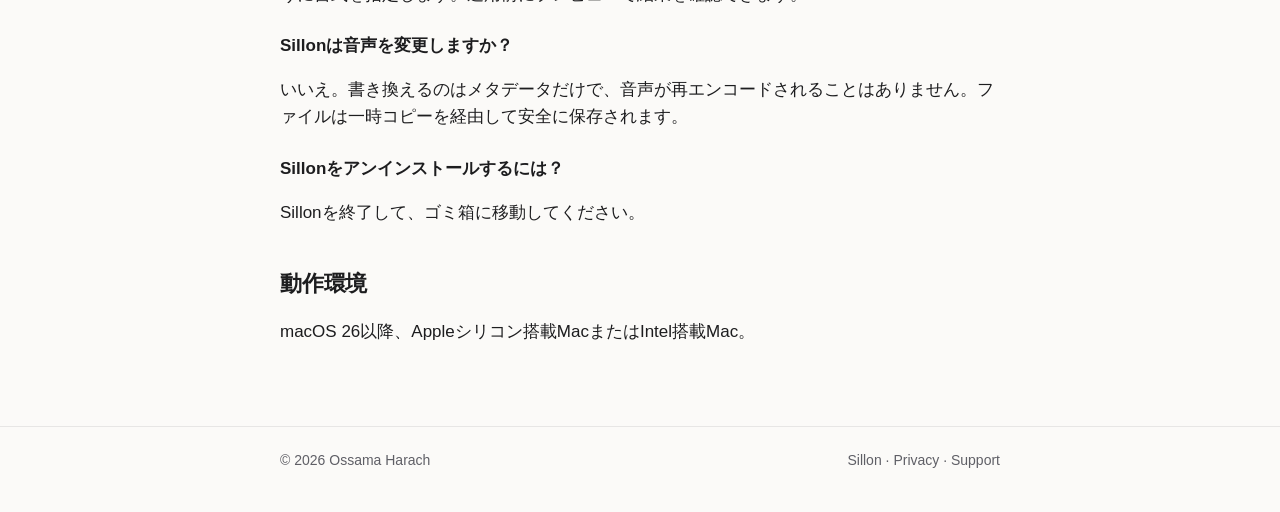
<file: support.html>
<!doctype html>
<html lang="en">
<head>
  <meta charset="utf-8">
  <meta name="viewport" content="width=device-width, initial-scale=1">
  <title>Support – Sillon</title>
  <meta name="description" content="Help and contact for Sillon, an audio tag editor for Mac.">
  <link rel="icon" href="favicon.png">
  <link rel="stylesheet" href="style.css">
  <style>
.langs{display:flex;flex-wrap:wrap;gap:.4rem;margin:1.2rem 0 0;padding:0;list-style:none;font-size:.9rem}
.langs a{padding:.2rem .6rem;border-radius:999px;border:1px solid rgba(127,127,127,.35);text-decoration:none}
section.lang{scroll-margin-top:1rem;padding-top:1rem}
section.lang + section.lang{border-top:1px solid rgba(127,127,127,.25);margin-top:2.5rem}
.hero{text-align:center;padding:2rem 0}
.hero img{width:128px;height:128px}
.hero .pitch{font-size:1.15rem;max-width:36rem;margin:.5rem auto 1.2rem}
.button{display:inline-block;padding:.6rem 1.2rem;border-radius:999px;background:#6b4fd8;color:#fff!important;text-decoration:none;font-weight:600}
</style>
</head>
<body>
  <div class="wrap">
    <header class="top">
      <a class="brand" href="./"><img src="icon.png" alt="">Sillon</a>
      <nav>
        <a href="privacy.html">Privacy</a> <a class="current" href="support.html">Support</a>
      </nav>
    </header>
    <main>
      <ul class="langs"><li><a href="#fr" lang="fr">Français</a></li><li><a href="#en" lang="en">English</a></li><li><a href="#de" lang="de">Deutsch</a></li><li><a href="#es" lang="es">Español</a></li><li><a href="#it" lang="it">Italiano</a></li><li><a href="#pt" lang="pt-BR">Português</a></li><li><a href="#ja" lang="ja">日本語</a></li></ul>
      <section class="lang" id="fr" lang="fr">
        <h1>Assistance</h1>
        <p class="lede">Une question, un problème, une idée ? Écrivez-moi, je réponds en général sous quelques jours.</p>
        <div class="contact">
          <p><strong>E-mail:</strong> <a href="mailto:ossama.harach@me.com?subject=Sillon">ossama.harach@me.com</a></p>
          <p>Pour un problème, indiquez si possible votre version de macOS et de Sillon.</p>
        </div>
        <h2>Questions fréquentes</h2>
        <h3>Quels formats sont pris en charge ?</h3>
        <p>MP3 (ID3v2.2, 2.3 et 2.4), M4A, M4B, MP4 et FLAC.</p>
        <h3>Comment modifier plusieurs fichiers à la fois ?</h3>
        <p>Sélectionnez-les dans la liste. Les champs identiques s&#x27;affichent ; ceux marqués « ‹ Conserver › » ont des valeurs différentes et ne changent que si vous les modifiez. Enregistrez avec ⌘S.</p>
        <h3>Pourquoi Sillon me demande-t-il l&#x27;accès à un dossier ?</h3>
        <p>Pour renommer des fichiers ajoutés un par un, macOS exige l&#x27;accès à leur dossier. Choisissez le dossier proposé puis cliquez sur Autoriser. Ajouter directement un dossier évite cette étape.</p>
        <h3>Comment remplir les tags à partir des noms de fichiers ?</h3>
        <p>Menu Tags › Tags d&#x27;après le nom de fichier, puis décrivez le format, par exemple %track% - %artist% - %title%. L&#x27;aperçu montre le résultat avant de l&#x27;appliquer.</p>
        <h3>Sillon modifie-t-il le son ?</h3>
        <p>Non. Seules les métadonnées sont réécrites ; l&#x27;audio n&#x27;est jamais réencodé. Les fichiers sont enregistrés de façon sûre, via une copie temporaire.</p>
        <h3>Comment désinstaller Sillon ?</h3>
        <p>Quittez Sillon et placez-le dans la Corbeille.</p>
        <h2>Configuration requise</h2>
        <p>macOS 26 ou version ultérieure, sur Mac Apple silicon ou Intel.</p>
      </section>
      <section class="lang" id="en" lang="en">
        <h1>Support</h1>
        <p class="lede">A question, a problem, an idea? Write to me — I usually reply within a few days.</p>
        <div class="contact">
          <p><strong>Email:</strong> <a href="mailto:ossama.harach@me.com?subject=Sillon">ossama.harach@me.com</a></p>
          <p>For a problem, please include your macOS and Sillon versions if you can.</p>
        </div>
        <h2>Frequently asked questions</h2>
        <h3>Which formats are supported?</h3>
        <p>MP3 (ID3v2.2, 2.3 and 2.4), M4A, M4B, MP4 and FLAC.</p>
        <h3>How do I edit several files at once?</h3>
        <p>Select them in the list. Shared values are shown; fields marked “‹ Keep ›” have different values and only change if you edit them. Save with ⌘S.</p>
        <h3>Why does Sillon ask for access to a folder?</h3>
        <p>To rename files you added one by one, macOS requires access to their folder. Choose the suggested folder and click Allow. Adding the folder itself avoids this step.</p>
        <h3>How do I fill in tags from file names?</h3>
        <p>Tags menu › Tags from File Name, then describe the format, for example %track% - %artist% - %title%. The preview shows the result before you apply it.</p>
        <h3>Does Sillon change the audio?</h3>
        <p>No. Only the metadata is rewritten; the audio is never re-encoded. Files are saved safely through a temporary copy.</p>
        <h3>How do I uninstall Sillon?</h3>
        <p>Quit Sillon and move it to the Trash.</p>
        <h2>Requirements</h2>
        <p>macOS 26 or later, on Apple silicon or Intel Macs.</p>
      </section>
      <section class="lang" id="de" lang="de">
        <h1>Support</h1>
        <p class="lede">Eine Frage, ein Problem, eine Idee? Schreib mir – ich antworte meist innerhalb weniger Tage.</p>
        <div class="contact">
          <p><strong>E-Mail:</strong> <a href="mailto:ossama.harach@me.com?subject=Sillon">ossama.harach@me.com</a></p>
          <p>Gib bei einem Problem nach Möglichkeit deine macOS- und Sillon-Version an.</p>
        </div>
        <h2>Häufige Fragen</h2>
        <h3>Welche Formate werden unterstützt?</h3>
        <p>MP3 (ID3v2.2, 2.3 und 2.4), M4A, M4B, MP4 und FLAC.</p>
        <h3>Wie bearbeite ich mehrere Dateien gleichzeitig?</h3>
        <p>Wähle sie in der Liste aus. Gemeinsame Werte werden angezeigt; mit „‹ Beibehalten ›“ markierte Felder haben unterschiedliche Werte und ändern sich nur, wenn du sie bearbeitest. Sichern mit ⌘S.</p>
        <h3>Warum fragt Sillon nach Zugriff auf einen Ordner?</h3>
        <p>Um einzeln hinzugefügte Dateien umzubenennen, verlangt macOS Zugriff auf deren Ordner. Wähle den vorgeschlagenen Ordner und klicke auf „Erlauben“. Wenn du direkt den Ordner hinzufügst, entfällt dieser Schritt.</p>
        <h3>Wie übernehme ich Tags aus Dateinamen?</h3>
        <p>Menü „Tags“ › „Tags aus Dateinamen“ und das Format beschreiben, z. B. %track% - %artist% - %title%. Die Vorschau zeigt das Ergebnis vor dem Anwenden.</p>
        <h3>Verändert Sillon den Klang?</h3>
        <p>Nein. Nur die Metadaten werden neu geschrieben; das Audio wird nie neu kodiert. Dateien werden sicher über eine temporäre Kopie gespeichert.</p>
        <h3>Wie deinstalliere ich Sillon?</h3>
        <p>Beende Sillon und bewege es in den Papierkorb.</p>
        <h2>Systemvoraussetzungen</h2>
        <p>macOS 26 oder neuer, auf Macs mit Apple Silicon oder Intel.</p>
      </section>
      <section class="lang" id="es" lang="es">
        <h1>Soporte</h1>
        <p class="lede">¿Una pregunta, un problema, una idea? Escríbeme: suelo responder en unos días.</p>
        <div class="contact">
          <p><strong>Correo:</strong> <a href="mailto:ossama.harach@me.com?subject=Sillon">ossama.harach@me.com</a></p>
          <p>Si tienes un problema, indica si puedes tu versión de macOS y de Sillon.</p>
        </div>
        <h2>Preguntas frecuentes</h2>
        <h3>¿Qué formatos son compatibles?</h3>
        <p>MP3 (ID3v2.2, 2.3 y 2.4), M4A, M4B, MP4 y FLAC.</p>
        <h3>¿Cómo edito varios archivos a la vez?</h3>
        <p>Selecciónalos en la lista. Se muestran los valores comunes; los campos marcados «‹ Conservar ›» tienen valores distintos y solo cambian si los editas. Guarda con ⌘S.</p>
        <h3>¿Por qué Sillon pide acceso a una carpeta?</h3>
        <p>Para renombrar archivos añadidos uno a uno, macOS exige acceso a su carpeta. Elige la carpeta propuesta y haz clic en Permitir. Añadir directamente la carpeta evita este paso.</p>
        <h3>¿Cómo relleno las etiquetas a partir de los nombres de archivo?</h3>
        <p>Menú Etiquetas › Etiquetas desde el nombre de archivo, y describe el formato, por ejemplo %track% - %artist% - %title%. La vista previa muestra el resultado antes de aplicarlo.</p>
        <h3>¿Sillon modifica el sonido?</h3>
        <p>No. Solo se reescriben los metadatos; el audio nunca se recodifica. Los archivos se guardan de forma segura mediante una copia temporal.</p>
        <h3>¿Cómo desinstalo Sillon?</h3>
        <p>Sal de Sillon y muévelo a la Papelera.</p>
        <h2>Requisitos</h2>
        <p>macOS 26 o posterior, en Mac con Apple silicon o Intel.</p>
      </section>
      <section class="lang" id="it" lang="it">
        <h1>Assistenza</h1>
        <p class="lede">Una domanda, un problema, un&#x27;idea? Scrivimi: di solito rispondo entro pochi giorni.</p>
        <div class="contact">
          <p><strong>E-mail:</strong> <a href="mailto:ossama.harach@me.com?subject=Sillon">ossama.harach@me.com</a></p>
          <p>Per un problema, indica se possibile la versione di macOS e di Sillon.</p>
        </div>
        <h2>Domande frequenti</h2>
        <h3>Quali formati sono supportati?</h3>
        <p>MP3 (ID3v2.2, 2.3 e 2.4), M4A, M4B, MP4 e FLAC.</p>
        <h3>Come modifico più file insieme?</h3>
        <p>Selezionali nell&#x27;elenco. I valori comuni vengono mostrati; i campi contrassegnati «‹ Mantieni ›» hanno valori diversi e cambiano solo se li modifichi. Salva con ⌘S.</p>
        <h3>Perché Sillon chiede l&#x27;accesso a una cartella?</h3>
        <p>Per rinominare file aggiunti uno alla volta, macOS richiede l&#x27;accesso alla loro cartella. Scegli la cartella proposta e fai clic su Consenti. Aggiungere direttamente la cartella evita questo passaggio.</p>
        <h3>Come compilo i tag dai nomi dei file?</h3>
        <p>Menu Tag › Tag dal nome del file, poi descrivi il formato, ad esempio %track% - %artist% - %title%. L&#x27;anteprima mostra il risultato prima di applicarlo.</p>
        <h3>Sillon modifica l&#x27;audio?</h3>
        <p>No. Vengono riscritti solo i metadati; l&#x27;audio non viene mai ricodificato. I file vengono salvati in modo sicuro tramite una copia temporanea.</p>
        <h3>Come disinstallo Sillon?</h3>
        <p>Esci da Sillon e spostalo nel Cestino.</p>
        <h2>Requisiti</h2>
        <p>macOS 26 o successivo, su Mac con Apple silicon o Intel.</p>
      </section>
      <section class="lang" id="pt" lang="pt-BR">
        <h1>Suporte</h1>
        <p class="lede">Uma dúvida, um problema, uma ideia? Escreva para mim — costumo responder em poucos dias.</p>
        <div class="contact">
          <p><strong>E-mail:</strong> <a href="mailto:ossama.harach@me.com?subject=Sillon">ossama.harach@me.com</a></p>
          <p>Em caso de problema, informe se possível sua versão do macOS e do Sillon.</p>
        </div>
        <h2>Perguntas frequentes</h2>
        <h3>Quais formatos são suportados?</h3>
        <p>MP3 (ID3v2.2, 2.3 e 2.4), M4A, M4B, MP4 e FLAC.</p>
        <h3>Como edito vários arquivos de uma vez?</h3>
        <p>Selecione-os na lista. Os valores em comum são exibidos; campos marcados com “‹ Manter ›” têm valores diferentes e só mudam se você editá-los. Salve com ⌘S.</p>
        <h3>Por que o Sillon pede acesso a uma pasta?</h3>
        <p>Para renomear arquivos adicionados um a um, o macOS exige acesso à pasta deles. Escolha a pasta sugerida e clique em Permitir. Adicionar a própria pasta evita essa etapa.</p>
        <h3>Como preencho as tags a partir dos nomes de arquivo?</h3>
        <p>Menu Tags › Tags a partir do nome do arquivo e descreva o formato, por exemplo %track% - %artist% - %title%. A pré-visualização mostra o resultado antes de aplicar.</p>
        <h3>O Sillon altera o áudio?</h3>
        <p>Não. Só os metadados são regravados; o áudio nunca é recodificado. Os arquivos são salvos com segurança por meio de uma cópia temporária.</p>
        <h3>Como desinstalo o Sillon?</h3>
        <p>Encerre o Sillon e mova-o para o Lixo.</p>
        <h2>Requisitos</h2>
        <p>macOS 26 ou posterior, em Macs com Apple silicon ou Intel.</p>
      </section>
      <section class="lang" id="ja" lang="ja">
        <h1>サポート</h1>
        <p class="lede">ご質問、不具合、アイデアなどがあればメールでお知らせください。通常は数日以内に返信します。</p>
        <div class="contact">
          <p><strong>メール:</strong> <a href="mailto:ossama.harach@me.com?subject=Sillon">ossama.harach@me.com</a></p>
          <p>不具合の場合は、可能であればmacOSとSillonのバージョンをお書き添えください。</p>
        </div>
        <h2>よくある質問</h2>
        <h3>対応しているフォーマットは？</h3>
        <p>MP3（ID3v2.2、2.3、2.4）、M4A、M4B、MP4、FLACです。</p>
        <h3>複数のファイルをまとめて編集するには？</h3>
        <p>リストでファイルを選択します。共通の値が表示され、「‹ 保持 ›」と表示された項目は値が異なり、編集しない限り変更されません。⌘Sで保存します。</p>
        <h3>Sillonがフォルダへのアクセスを求めるのはなぜ？</h3>
        <p>1つずつ追加したファイルの名前を変更するには、macOSがそのフォルダへのアクセスを必要とします。表示されたフォルダを選択して「許可」をクリックしてください。フォルダごと追加すればこの手順は不要です。</p>
        <h3>ファイル名からタグを設定するには？</h3>
        <p>「タグ」メニュー ›「ファイル名からタグを設定」を選び、%track% - %artist% - %title% のように書式を指定します。適用前にプレビューで結果を確認できます。</p>
        <h3>Sillonは音声を変更しますか？</h3>
        <p>いいえ。書き換えるのはメタデータだけで、音声が再エンコードされることはありません。ファイルは一時コピーを経由して安全に保存されます。</p>
        <h3>Sillonをアンインストールするには？</h3>
        <p>Sillonを終了して、ゴミ箱に移動してください。</p>
        <h2>動作環境</h2>
        <p>macOS 26以降、Appleシリコン搭載MacまたはIntel搭載Mac。</p>
      </section>

    </main>
  </div>
  <footer>
    <div class="wrap">
      <span>© 2026 Ossama Harach</span>
      <span><a href="./">Sillon</a> · <a href="privacy.html">Privacy</a> · <a href="support.html">Support</a></span>
    </div>
  </footer>
</body>
</html>
</file>
<file: style.css>
:root {
  --bg: #fbfaf8;
  --surface: #ffffff;
  --text: #1d1d1f;
  --muted: #5f5f66;
  --line: rgba(0, 0, 0, 0.08);
  --accent: #e8492f;
  --accent-soft: rgba(242, 98, 60, 0.1);
  --gradient: linear-gradient(135deg, #ffa838 0%, #f24c4f 100%);
}
@media (prefers-color-scheme: dark) {
  :root {
    --bg: #141416;
    --surface: #1d1d20;
    --text: #f2f2f4;
    --muted: #a3a3ab;
    --line: rgba(255, 255, 255, 0.1);
    --accent: #ff7a59;
    --accent-soft: rgba(255, 122, 89, 0.12);
  }
}
* { box-sizing: border-box; }
html { -webkit-text-size-adjust: 100%; }
body {
  margin: 0;
  background: var(--bg);
  color: var(--text);
  font: 17px/1.6 -apple-system, BlinkMacSystemFont, "SF Pro Text", "Helvetica Neue", Arial, sans-serif;
}
a { color: var(--accent); text-decoration: none; }
a:hover { text-decoration: underline; }
.wrap { max-width: 760px; margin: 0 auto; padding: 0 20px; }

header.top {
  display: flex; align-items: center; justify-content: space-between; gap: 12px;
  padding: 18px 0; border-bottom: 1px solid var(--line);
}
header.top .brand { display: flex; align-items: center; gap: 10px; color: var(--text); font-weight: 600; }
header.top .brand img { width: 28px; height: 28px; }
header.top nav { display: flex; gap: 18px; font-size: 15px; flex-wrap: wrap; }
header.top nav a { color: var(--muted); }
header.top nav a.current { color: var(--text); font-weight: 600; }

main { padding: 40px 0 64px; }
h1 { font-size: 34px; line-height: 1.2; margin: 0 0 8px; letter-spacing: -0.02em; }
h2 { font-size: 22px; margin: 40px 0 10px; letter-spacing: -0.01em; }
h3 { font-size: 17px; margin: 24px 0 6px; }
p, li { color: var(--text); }
.lede { font-size: 19px; color: var(--muted); margin: 0 0 28px; }
.updated { color: var(--muted); font-size: 14px; margin-bottom: 28px; }

.summary {
  background: var(--accent-soft); border-radius: 14px; padding: 18px 22px; margin: 0 0 8px;
}
.summary p { margin: 0; }

.hero { text-align: center; padding: 24px 0 8px; }
.hero img { width: 128px; height: 128px; filter: drop-shadow(0 10px 24px rgba(242, 76, 79, 0.25)); }
.hero h1 { font-size: 44px; margin-top: 18px; }
.badge {
  display: inline-block; margin-top: 8px; padding: 8px 16px; border-radius: 999px;
  background: var(--gradient); color: #fff; font-weight: 600; font-size: 15px;
}
.price { color: var(--muted); font-size: 15px; margin-top: 12px; }

.features { display: grid; grid-template-columns: repeat(auto-fit, minmax(210px, 1fr)); gap: 14px; margin: 40px 0 0; }
.feature { background: var(--surface); border: 1px solid var(--line); border-radius: 14px; padding: 18px; }
.feature h3 { margin: 0 0 6px; }
.feature p { margin: 0; color: var(--muted); font-size: 15px; }

table { width: 100%; border-collapse: collapse; margin: 10px 0; font-size: 15px; }
th, td { text-align: left; padding: 8px 10px; border-bottom: 1px solid var(--line); vertical-align: top; }
kbd {
  font: 600 13px -apple-system, BlinkMacSystemFont, sans-serif; padding: 2px 7px; border-radius: 6px;
  border: 1px solid var(--line); background: var(--surface); white-space: nowrap;
}
.contact {
  background: var(--surface); border: 1px solid var(--line); border-radius: 14px; padding: 20px 22px; margin: 8px 0 0;
}
.contact p { margin: 0 0 4px; }

footer { border-top: 1px solid var(--line); padding: 22px 0 40px; color: var(--muted); font-size: 14px; }
footer .wrap { display: flex; justify-content: space-between; gap: 12px; flex-wrap: wrap; }
footer a { color: var(--muted); }

@media (max-width: 520px) {
  body { font-size: 16px; }
  h1 { font-size: 28px; }
  .hero h1 { font-size: 36px; }
}
</file>
